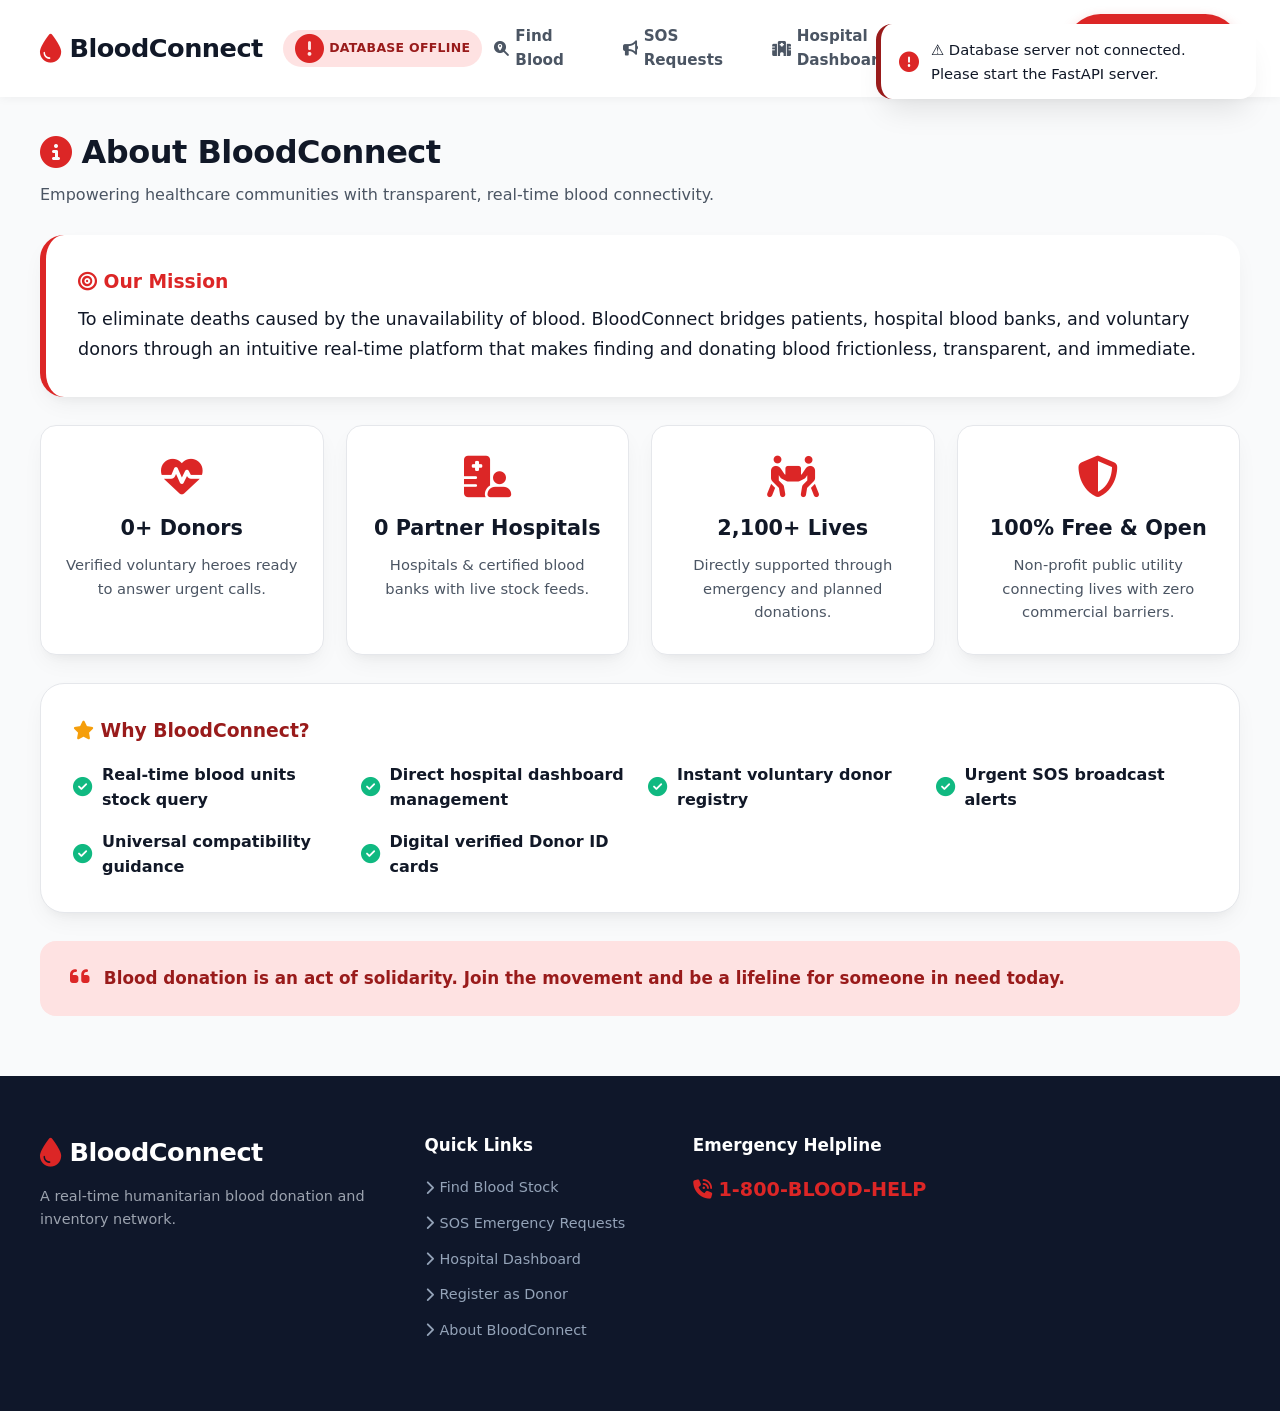
<file: FRONTEND/about.html>
<!DOCTYPE html>
<html lang="en">
<head>
  <meta charset="UTF-8" />
  <meta name="viewport" content="width=device-width, initial-scale=1.0" />
  <title>About | BloodConnect</title>
  <link rel="stylesheet" href="https://cdnjs.cloudflare.com/ajax/libs/font-awesome/6.4.0/css/all.min.css" />
  <link rel="stylesheet" href="style.css">
</head>
<body>

<div id="toastContainer" class="toast-container"></div>

<!-- ========== NAVBAR ========== -->
<nav class="navbar">
  <div class="container">
    <div class="logo" role="button" onclick="window.location.href='index.html'" style="cursor:pointer;">
      <i class="fas fa-droplet"></i> BloodConnect
    </div>
    <div class="hamburger" id="hamburger" aria-label="Toggle Navigation"><i class="fas fa-bars"></i></div>
    <div class="nav-links" id="navLinks">
      <a href="find-blood.html" class="nav-link"><i class="fas fa-search-location"></i> Find Blood</a>
      <a href="sos-requests.html" class="nav-link"><i class="fas fa-bullhorn"></i> SOS Requests</a>
      <a href="hospital-dashboard.html" class="nav-link"><i class="fas fa-hospital"></i> Hospital Dashboard</a>
      <a href="about.html" class="nav-link active"><i class="fas fa-circle-info"></i> About</a>
      <a href="donor-registration.html" class="donate-btn"><i class="fas fa-heart"></i> Register as Donor</a>
    </div>
  </div>
</nav>

<!-- ========== MAIN CONTENT ========== -->
<main class="container main-content">

  <section id="page-about" class="page">
    <div class="page-header">
      <div>
        <h2 class="section-title"><i class="fas fa-circle-info" style="color:var(--primary-red);"></i> About BloodConnect</h2>
        <p class="section-desc">Empowering healthcare communities with transparent, real-time blood connectivity.</p>
      </div>
    </div>
    
    <div class="mission-text">
      <h3 style="color:var(--primary-red);"><i class="fas fa-bullseye"></i> Our Mission</h3>
      <p style="font-size:1.1rem; margin-top:8px; line-height:1.7;">
        To eliminate deaths caused by the unavailability of blood. BloodConnect bridges patients, hospital blood banks, and voluntary donors through an intuitive real-time platform that makes finding and donating blood frictionless, transparent, and immediate.
      </p>
    </div>

    <div class="about-grid">
      <div class="about-card">
        <i class="fas fa-heart-pulse"></i>
        <h4 id="aboutDonorsCount">12,400+ Donors</h4>
        <p>Verified voluntary heroes ready to answer urgent calls.</p>
      </div>
      <div class="about-card">
        <i class="fas fa-hospital-user"></i>
        <h4 id="aboutHospitalsCount">68 Partner Hospitals</h4>
        <p>Hospitals & certified blood banks with live stock feeds.</p>
      </div>
      <div class="about-card">
        <i class="fas fa-people-carry-box"></i>
        <h4>2,100+ Lives</h4>
        <p>Directly supported through emergency and planned donations.</p>
      </div>
      <div class="about-card">
        <i class="fas fa-shield-halved"></i>
        <h4>100% Free & Open</h4>
        <p>Non-profit public utility connecting lives with zero commercial barriers.</p>
      </div>
    </div>

    <div class="about-features-card">
      <h3 style="color:var(--dark-red); margin-bottom:16px;"><i class="fas fa-star" style="color:#F59E0B;"></i> Why BloodConnect?</h3>
      <div class="features-list-grid">
        <div class="feature-item"><i class="fas fa-check-circle"></i> Real-time blood units stock query</div>
        <div class="feature-item"><i class="fas fa-check-circle"></i> Direct hospital dashboard management</div>
        <div class="feature-item"><i class="fas fa-check-circle"></i> Instant voluntary donor registry</div>
        <div class="feature-item"><i class="fas fa-check-circle"></i> Urgent SOS broadcast alerts</div>
        <div class="feature-item"><i class="fas fa-check-circle"></i> Universal compatibility guidance</div>
        <div class="feature-item"><i class="fas fa-check-circle"></i> Digital verified Donor ID cards</div>
      </div>
    </div>

    <div class="quote-card">
      <p><i class="fas fa-quote-left" style="color:var(--primary-red);font-size:1.4rem;margin-right:8px;"></i> Blood donation is an act of solidarity. Join the movement and be a lifeline for someone in need today.</p>
    </div>
  </section>

</main>

<footer class="footer">
  <div class="container footer-grid">
    <div>
      <div class="logo" style="color:white; margin-bottom:12px;">
        <i class="fas fa-droplet" style="color:var(--primary-red);"></i> BloodConnect
      </div>
      <p style="font-size:0.9rem; line-height:1.6; color:#9CA3AF;">
        A real-time humanitarian blood donation and inventory network.
      </p>
    </div>
    <div>
      <h5>Quick Links</h5>
      <ul class="footer-links">
        <li><a href="find-blood.html"><i class="fas fa-chevron-right"></i> Find Blood Stock</a></li>
        <li><a href="sos-requests.html"><i class="fas fa-chevron-right"></i> SOS Emergency Requests</a></li>
        <li><a href="hospital-dashboard.html"><i class="fas fa-chevron-right"></i> Hospital Dashboard</a></li>
        <li><a href="donor-registration.html"><i class="fas fa-chevron-right"></i> Register as Donor</a></li>
        <li><a href="about.html"><i class="fas fa-chevron-right"></i> About BloodConnect</a></li>
      </ul>
    </div>
    <div>
      <h5>Emergency Helpline</h5>
      <div style="font-size:1.2rem; font-weight:700; color:var(--primary-red);">
        <i class="fas fa-phone-volume"></i> 1-800-BLOOD-HELP
      </div>
    </div>
  </div>
</footer>

<script src="script.js"></script>
</body>
</html>
</file>
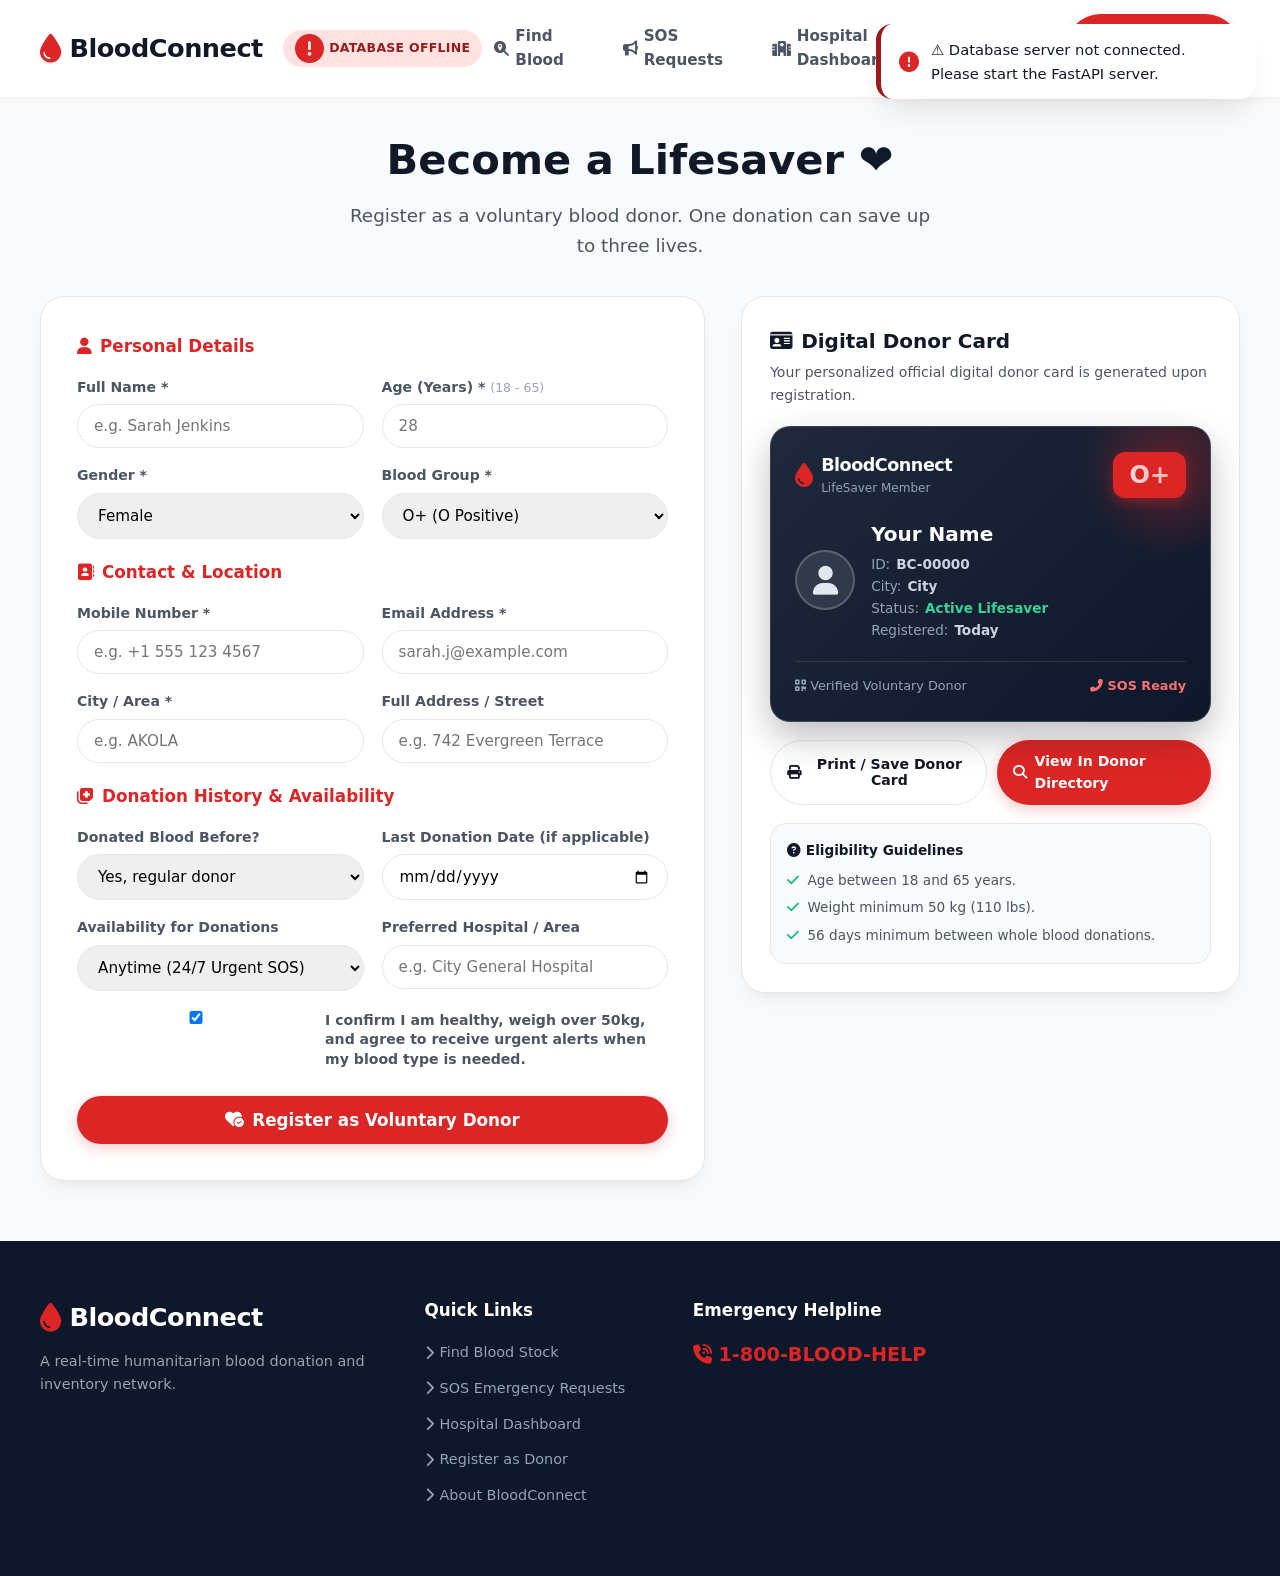
<file: FRONTEND/donor-registration.html>
<!DOCTYPE html>
<html lang="en">
<head>
  <meta charset="UTF-8" />
  <meta name="viewport" content="width=device-width, initial-scale=1.0" />
  <title>Donor Registration | BloodConnect</title>
  <link rel="stylesheet" href="https://cdnjs.cloudflare.com/ajax/libs/font-awesome/6.4.0/css/all.min.css" />
  <link rel="stylesheet" href="style.css">
</head>
<body>

<div id="toastContainer" class="toast-container"></div>

<!-- ========== NAVBAR ========== -->
<nav class="navbar">
  <div class="container">
    <div class="logo" role="button" onclick="window.location.href='index.html'" style="cursor:pointer;">
      <i class="fas fa-droplet"></i> BloodConnect
    </div>
    <div class="hamburger" id="hamburger" aria-label="Toggle Navigation"><i class="fas fa-bars"></i></div>
    <div class="nav-links" id="navLinks">
      <a href="find-blood.html" class="nav-link"><i class="fas fa-search-location"></i> Find Blood</a>
      <a href="sos-requests.html" class="nav-link"><i class="fas fa-bullhorn"></i> SOS Requests</a>
      <a href="hospital-dashboard.html" class="nav-link"><i class="fas fa-hospital"></i> Hospital Dashboard</a>
      <a href="about.html" class="nav-link"><i class="fas fa-circle-info"></i> About</a>
      <a href="donor-registration.html" class="donate-btn active"><i class="fas fa-heart"></i> Register as Donor</a>
    </div>
  </div>
</nav>

<!-- ========== MAIN CONTENT ========== -->
<main class="container main-content">

  <section id="page-donor" class="page">
    <div class="donor-hero-intro">
      <h2>Become a Lifesaver ❤️</h2>
      <p>Register as a voluntary blood donor. One donation can save up to three lives.</p>
    </div>

    <div class="donor-layout">
      <!-- Registration Form -->
      <div class="donor-form-wrapper">
        <form class="donor-form" id="donorRegistrationForm">
          <div class="form-section-title"><i class="fas fa-user"></i> Personal Details</div>
          <div class="form-row">
            <div>
              <label for="dFullName">Full Name *</label>
              <input type="text" placeholder="e.g. Sarah Jenkins" id="dFullName" required>
            </div>
            <div>
              <label for="dAge">Age (Years) * <span class="input-hint">(18 - 65)</span></label>
              <input type="number" placeholder="28" id="dAge" min="18" max="65" required>
            </div>
          </div>
          <div class="form-row">
            <div>
              <label for="dGender">Gender *</label>
              <select id="dGender">
                <option value="Female">Female</option>
                <option value="Male">Male</option>
                <option value="Non-Binary/Other">Non-Binary / Other</option>
              </select>
            </div>
            <div>
              <label for="dBloodGroup">Blood Group *</label>
              <select id="dBloodGroup" required>
                <option value="O+">O+ (O Positive)</option>
                <option value="O-">O- (O Negative)</option>
                <option value="A+">A+ (A Positive)</option>
                <option value="A-">A- (A Negative)</option>
                <option value="B+">B+ (B Positive)</option>
                <option value="B-">B- (B Negative)</option>
                <option value="AB+">AB+ (AB Positive)</option>
                <option value="AB-">AB- (AB Negative)</option>
              </select>
            </div>
          </div>

          <div class="form-section-title" style="margin-top:20px;"><i class="fas fa-address-book"></i> Contact & Location</div>
          <div class="form-row">
            <div>
              <label for="dMobile">Mobile Number *</label>
              <input type="tel" placeholder="e.g. +1 555 123 4567" id="dMobile" required>
            </div>
            <div>
              <label for="dEmail">Email Address *</label>
              <input type="email" placeholder="sarah.j@example.com" id="dEmail" required>
            </div>
          </div>
          <div class="form-row">
            <div>
              <label for="dCity">City / Area *</label>
              <input type="text" placeholder="e.g. AKOLA" id="dCity" required>
            </div>
            <div>
              <label for="dAddress">Full Address / Street</label>
              <input type="text" placeholder="e.g. 742 Evergreen Terrace" id="dAddress">
            </div>
          </div>

          <div class="form-section-title" style="margin-top:20px;"><i class="fas fa-notes-medical"></i> Donation History & Availability</div>
          <div class="form-row">
            <div>
              <label for="dDonatedBefore">Donated Blood Before?</label>
              <select id="dDonatedBefore">
                <option value="Yes">Yes, regular donor</option>
                <option value="No">No, first time donor</option>
              </select>
            </div>
            <div>
              <label for="dLastDonation">Last Donation Date (if applicable)</label>
              <input type="date" id="dLastDonation">
            </div>
          </div>
          <div class="form-row">
            <div>
              <label for="dAvailability">Availability for Donations</label>
              <select id="dAvailability">
                <option value="Anytime (24/7 SOS)">Anytime (24/7 Urgent SOS)</option>
                <option value="Weekends only">Weekends Only</option>
                <option value="Evenings & Weekends">Evenings & Weekends</option>
                <option value="Working Hours Only">Working Hours Only</option>
              </select>
            </div>
            <div>
              <label for="dPreferredHospital">Preferred Hospital / Area</label>
              <input type="text" placeholder="e.g. City General Hospital" id="dPreferredHospital">
            </div>
          </div>

          <div class="checkbox-group full-width">
            <input type="checkbox" id="dAgree" checked required>
            <label for="dAgree">I confirm I am healthy, weigh over 50kg, and agree to receive urgent alerts when my blood type is needed.</label>
          </div>

          <button type="submit" class="btn-primary btn-submit-donor" id="registerDonorBtn"><i class="fas fa-heart-circle-check"></i> Register as Voluntary Donor</button>
        </form>
      </div>

      <!-- Live Donor ID Card Preview & Success Section -->
      <div class="donor-card-side">
        <div id="donorCardContainer" class="donor-card-wrapper">
          <div class="card-preview-header">
            <h3><i class="fas fa-id-card"></i> Digital Donor Card</h3>
            <p>Your personalized official digital donor card is generated upon registration.</p>
          </div>

          <!-- Digital Card Box -->
          <div class="donor-id-card" id="digitalDonorCard">
            <div class="id-card-top">
              <div class="id-brand">
                <i class="fas fa-droplet"></i>
                <div>
                  <strong>BloodConnect</strong>
                  <span>LifeSaver Member</span>
                </div>
              </div>
              <div class="id-blood-badge" id="cardBloodGroup">O+</div>
            </div>
            <div class="id-card-body">
              <div class="id-avatar"><i class="fas fa-user"></i></div>
              <div class="id-details">
                <h4 id="cardName">Your Name</h4>
                <div class="id-row"><span class="lbl">ID:</span> <span class="val" id="cardId">BC-00000</span></div>
                <div class="id-row"><span class="lbl">City:</span> <span class="val" id="cardCity">City</span></div>
                <div class="id-row"><span class="lbl">Status:</span> <span class="val text-success">Active Lifesaver</span></div>
                <div class="id-row"><span class="lbl">Registered:</span> <span class="val" id="cardDate">Today</span></div>
              </div>
            </div>
            <div class="id-card-bottom">
              <div class="id-barcode"><i class="fas fa-qrcode"></i> Verified Voluntary Donor</div>
              <span class="emergency-flag"><i class="fas fa-phone-alt"></i> SOS Ready</span>
            </div>
          </div>

          <div class="card-actions">
            <button class="btn-outline btn-sm" id="printCardBtn"><i class="fas fa-print"></i> Print / Save Donor Card</button>
            <a href="find-blood.html" class="btn-primary btn-sm"><i class="fas fa-search"></i> View In Donor Directory</a>
          </div>

          <div class="donor-faq-box">
            <h4><i class="fas fa-circle-question"></i> Eligibility Guidelines</h4>
            <ul>
              <li><i class="fas fa-check"></i> Age between 18 and 65 years.</li>
              <li><i class="fas fa-check"></i> Weight minimum 50 kg (110 lbs).</li>
              <li><i class="fas fa-check"></i> 56 days minimum between whole blood donations.</li>
            </ul>
          </div>
        </div>
      </div>
    </div>
  </section>

</main>

<footer class="footer">
  <div class="container footer-grid">
    <div>
      <div class="logo" style="color:white; margin-bottom:12px;">
        <i class="fas fa-droplet" style="color:var(--primary-red);"></i> BloodConnect
      </div>
      <p style="font-size:0.9rem; line-height:1.6; color:#9CA3AF;">
        A real-time humanitarian blood donation and inventory network.
      </p>
    </div>
    <div>
      <h5>Quick Links</h5>
      <ul class="footer-links">
        <li><a href="find-blood.html"><i class="fas fa-chevron-right"></i> Find Blood Stock</a></li>
        <li><a href="sos-requests.html"><i class="fas fa-chevron-right"></i> SOS Emergency Requests</a></li>
        <li><a href="hospital-dashboard.html"><i class="fas fa-chevron-right"></i> Hospital Dashboard</a></li>
        <li><a href="donor-registration.html"><i class="fas fa-chevron-right"></i> Register as Donor</a></li>
        <li><a href="about.html"><i class="fas fa-chevron-right"></i> About BloodConnect</a></li>
      </ul>
    </div>
    <div>
      <h5>Emergency Helpline</h5>
      <div style="font-size:1.2rem; font-weight:700; color:var(--primary-red);">
        <i class="fas fa-phone-volume"></i> 1-800-BLOOD-HELP
      </div>
    </div>
  </div>
</footer>

<script src="script.js"></script>
</body>
</html>
</file>
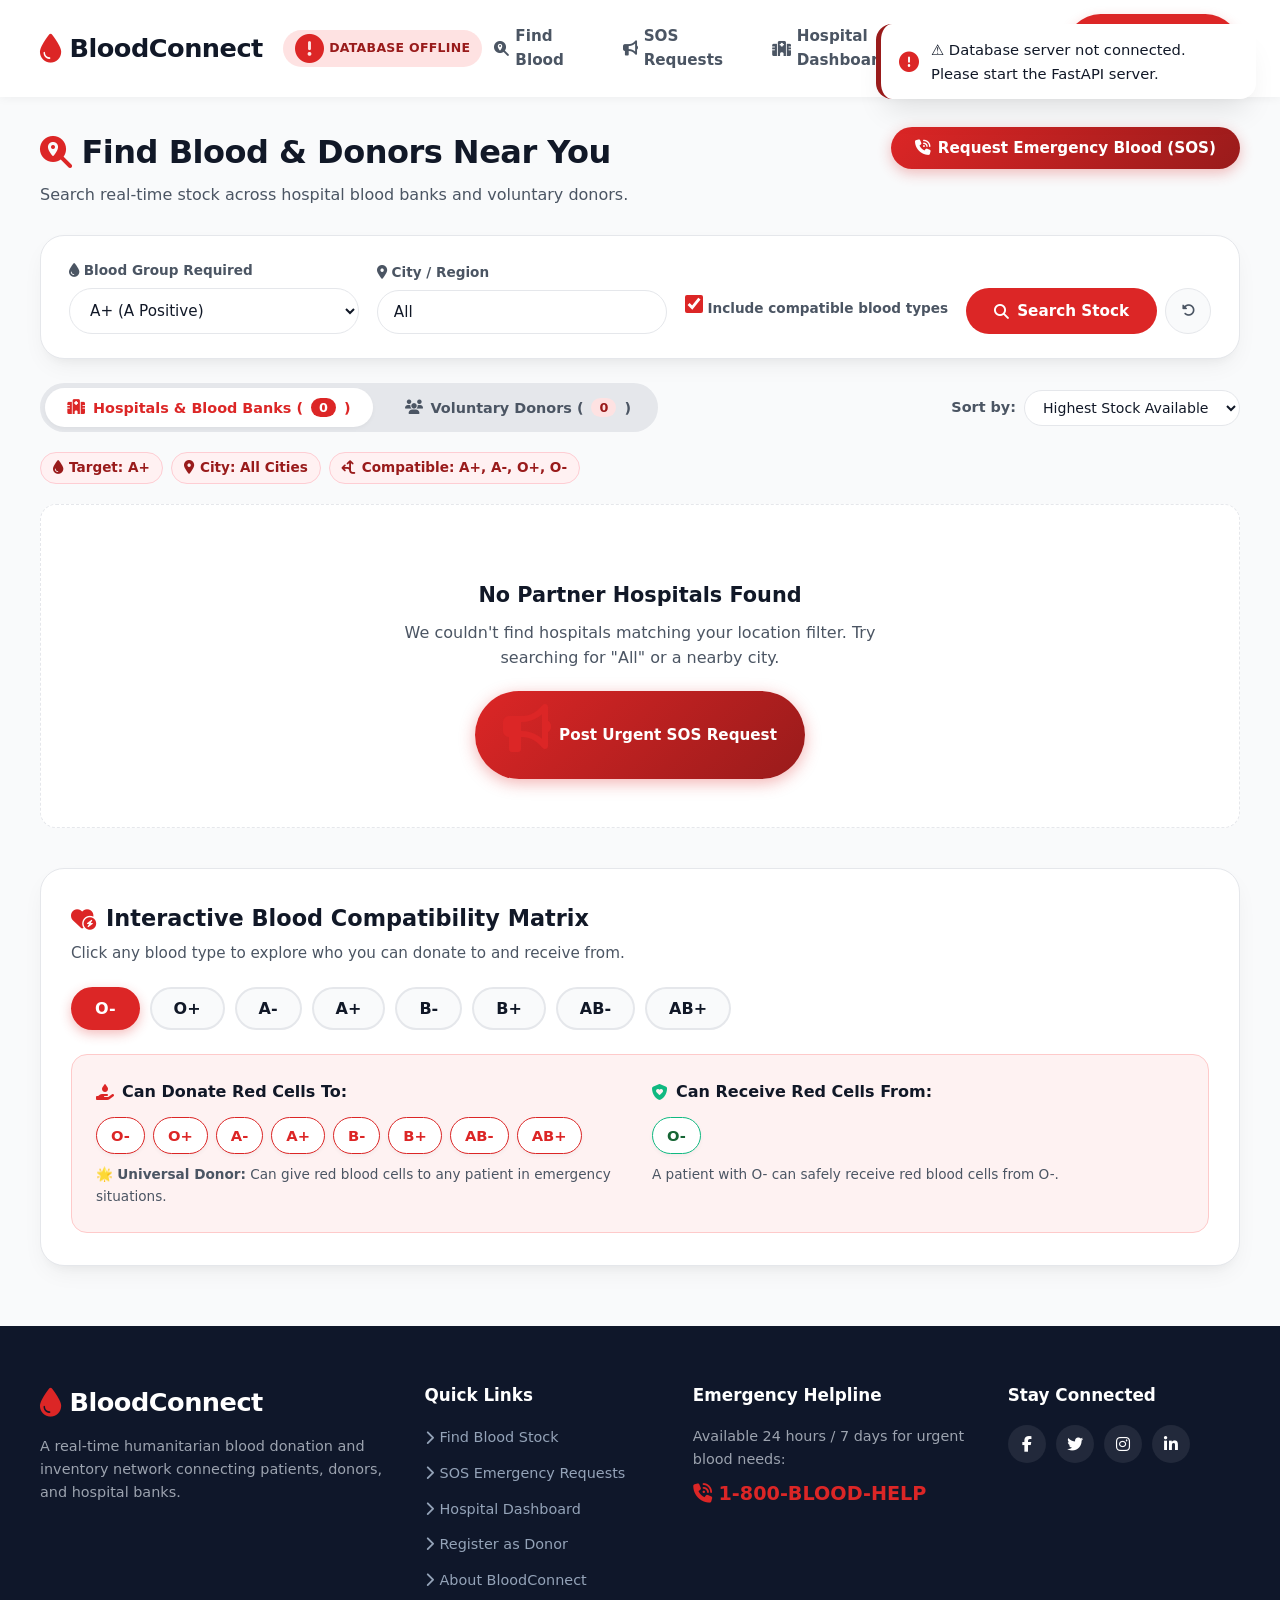
<file: FRONTEND/find-blood.html>
<!DOCTYPE html>
<html lang="en">
<head>
  <meta charset="UTF-8" />
  <meta name="viewport" content="width=device-width, initial-scale=1.0" />
  <title>Find Blood | BloodConnect</title>
  <link rel="stylesheet" href="https://cdnjs.cloudflare.com/ajax/libs/font-awesome/6.4.0/css/all.min.css" />
  <link rel="stylesheet" href="style.css">
</head>
<body>

<div id="toastContainer" class="toast-container"></div>

<!-- ========== NAVBAR ========== -->
<nav class="navbar">
  <div class="container">
    <div class="logo" role="button" onclick="window.location.href='index.html'" style="cursor:pointer;">
      <i class="fas fa-droplet"></i> BloodConnect
    </div>
    <div class="hamburger" id="hamburger" aria-label="Toggle Navigation"><i class="fas fa-bars"></i></div>
    <div class="nav-links" id="navLinks">
      <a href="find-blood.html" class="nav-link active"><i class="fas fa-search-location"></i> Find Blood</a>
      <a href="sos-requests.html" class="nav-link"><i class="fas fa-bullhorn"></i> SOS Requests</a>
      <a href="hospital-dashboard.html" class="nav-link"><i class="fas fa-hospital"></i> Hospital Dashboard</a>
      <a href="about.html" class="nav-link"><i class="fas fa-circle-info"></i> About</a>
      <a href="donor-registration.html" class="donate-btn"><i class="fas fa-heart"></i> Register as Donor</a>
    </div>
  </div>
</nav>

<!-- ========== MAIN CONTENT ========== -->
<main class="container main-content">

  <section id="page-find" class="page">
    <div class="page-header">
      <div>
        <h2 class="section-title"><i class="fas fa-search-location" style="color:var(--primary-red);"></i> Find Blood & Donors Near You</h2>
        <p class="section-desc">Search real-time stock across hospital blood banks and voluntary donors.</p>
      </div>
      <button class="emergency-btn" id="openEmergencyModalBtn"><i class="fas fa-phone-volume"></i> Request Emergency Blood (SOS)</button>
    </div>

    <!-- Search Card -->
    <div class="search-box">
      <div class="field">
        <label for="bloodGroup"><i class="fas fa-droplet"></i> Blood Group Required</label>
        <select id="bloodGroup">
          <option value="A+">A+ (A Positive)</option>
          <option value="A-">A- (A Negative)</option>
          <option value="B+">B+ (B Positive)</option>
          <option value="B-">B- (B Negative)</option>
          <option value="AB+">AB+ (AB Positive)</option>
          <option value="AB-">AB- (AB Negative)</option>
          <option value="O+">O+ (O Positive)</option>
          <option value="O-">O- (O Negative)</option>
        </select>
      </div>
      <div class="field">
        <label for="cityInput"><i class="fas fa-location-dot"></i> City / Region</label>
        <input type="text" id="cityInput" placeholder="e.g. AKOLA" value="All">
      </div>
      <div class="field compatibility-checkbox">
        <label class="checkbox-label" title="Show blood groups that are medically safe to receive">
          <input type="checkbox" id="includeCompatibleCheck" checked>
          <span>Include compatible blood types</span>
        </label>
      </div>
      <div class="search-btn-wrapper">
        <button class="btn-search" id="searchBtn"><i class="fas fa-magnifying-glass"></i> Search Stock</button>
        <button class="btn-reset-filter" id="resetSearchBtn" title="Reset Filters"><i class="fas fa-rotate-left"></i></button>
      </div>
    </div>

    <!-- View Toggle Tabs -->
    <div class="tab-control-bar">
      <div class="view-tabs">
        <button class="tab-btn active" id="tabHospitalsBtn"><i class="fas fa-hospital"></i> Hospitals & Blood Banks (<span id="hospitalCountBadge">0</span>)</button>
        <button class="tab-btn" id="tabDonorsBtn"><i class="fas fa-users"></i> Voluntary Donors (<span id="donorCountBadge">0</span>)</button>
      </div>
      <div class="sort-wrapper">
        <label for="sortResults">Sort by:</label>
        <select id="sortResults">
          <option value="stock-desc">Highest Stock Available</option>
          <option value="name-asc">Alphabetical (A-Z)</option>
          <option value="city-asc">City (A-Z)</option>
        </select>
      </div>
    </div>

    <!-- Active Filter Chips -->
    <div id="activeFilterDisplay" class="active-filters"></div>

    <!-- Results Container -->
    <div id="resultsContainer" class="results-grid">
      <!-- dynamically populated -->
    </div>

    <!-- Interactive Blood Compatibility Tool -->
    <div class="compatibility-widget-section">
      <div class="widget-header">
        <div>
          <h3><i class="fas fa-heart-circle-bolt" style="color:var(--primary-red);"></i> Interactive Blood Compatibility Matrix</h3>
          <p>Click any blood type to explore who you can donate to and receive from.</p>
        </div>
      </div>
      <div class="compat-selector" id="compatSelector">
        <button class="compat-pill active" data-group="O-">O-</button>
        <button class="compat-pill" data-group="O+">O+</button>
        <button class="compat-pill" data-group="A-">A-</button>
        <button class="compat-pill" data-group="A+">A+</button>
        <button class="compat-pill" data-group="B-">B-</button>
        <button class="compat-pill" data-group="B+">B+</button>
        <button class="compat-pill" data-group="AB-">AB-</button>
        <button class="compat-pill" data-group="AB+">AB+</button>
      </div>
      <div class="compat-details-card" id="compatDetailsCard">
        <!-- Rendered by script -->
      </div>
    </div>
  </section>

</main>

<!-- ========== MODALS ========== -->

<!-- Emergency SOS Modal -->
<div id="emergencyModal" class="modal-backdrop hidden">
  <div class="modal-card">
    <div class="modal-header">
      <h3><i class="fas fa-triangle-exclamation" style="color:var(--primary-red);"></i> Post Emergency Blood Request (SOS)</h3>
      <button class="modal-close-btn" id="closeEmergencyModalBtn">&times;</button>
    </div>
    <div class="modal-body">
      <p class="modal-intro-text">This will broadcast an urgent alert to registered donors and participating hospitals.</p>
      <form id="emergencyRequestForm">
        <div class="form-row">
          <div>
            <label for="sosPatientName">Patient Full Name *</label>
            <input type="text" id="sosPatientName" placeholder="e.g. Michael Smith" required>
          </div>
          <div>
            <label for="sosBloodGroup">Blood Group Required *</label>
            <select id="sosBloodGroup" required>
              <option value="A+">A+</option>
              <option value="A-">A-</option>
              <option value="B+">B+</option>
              <option value="B-">B-</option>
              <option value="AB+">AB+</option>
              <option value="AB-">AB-</option>
              <option value="O+">O+</option>
              <option value="O-">O-</option>
            </select>
          </div>
        </div>
        <div class="form-row">
          <div>
            <label for="sosUnits">Units Needed *</label>
            <input type="number" id="sosUnits" value="2" min="1" max="10" required>
          </div>
          <div>
            <label for="sosUrgency">Urgency Level *</label>
            <select id="sosUrgency" required>
              <option value="Critical (Immediate)">🚨 Critical (Immediate - next 2 hours)</option>
              <option value="Urgent (Today)">⚡ Urgent (Within 6-12 hours)</option>
              <option value="Standard (Within 24h)">⏳ Needed within 24 hours</option>
            </select>
          </div>
        </div>
        <div class="form-row">
          <div>
            <label for="sosHospital">Hospital / Facility Name *</label>
            <input type="text" id="sosHospital" placeholder="e.g. AKOLA General Hospital" required>
          </div>
          <div>
            <label for="sosCity">City / Location *</label>
            <input type="text" id="sosCity" placeholder="e.g. AKOLA" required>
          </div>
        </div>
        <div class="form-row">
          <div>
            <label for="sosContactName">Contact Person Name *</label>
            <input type="text" id="sosContactName" placeholder="e.g. Dr. Adams / Family Member" required>
          </div>
          <div>
            <label for="sosContactPhone">Contact Mobile / Phone *</label>
            <input type="tel" id="sosContactPhone" placeholder="e.g. +1 555 987 6543" required>
          </div>
        </div>
        <div>
          <label for="sosNotes">Reason / Medical Notes (Optional)</label>
          <textarea id="sosNotes" rows="2" placeholder="e.g. Emergency surgery, trauma ward, room 402"></textarea>
        </div>
        <div class="modal-footer">
          <button type="button" class="btn-outline" id="cancelSosBtn">Cancel</button>
          <button type="submit" class="btn-emergency"><i class="fas fa-bullhorn"></i> Broadcast SOS Alert</button>
        </div>
      </form>
    </div>
  </div>
</div>

<!-- Booking Modal -->
<div id="bookingModal" class="modal-backdrop hidden">
  <div class="modal-card">
    <div class="modal-header">
      <h3><i class="fas fa-file-medical" style="color:var(--primary-red);"></i> Reserve Blood Units from Hospital</h3>
      <button class="modal-close-btn" id="closeBookingModalBtn">&times;</button>
    </div>
    <div class="modal-body">
      <div class="booking-summary-box" id="bookingSummaryBox"></div>
      <form id="bloodBookingForm">
        <input type="hidden" id="bookHospitalId">
        <input type="hidden" id="bookBloodGroup">
        <div class="form-row">
          <div>
            <label for="bookPatientName">Patient Full Name *</label>
            <input type="text" id="bookPatientName" placeholder="e.g. David Miller" required>
          </div>
          <div>
            <label for="bookUnits">Units Required *</label>
            <input type="number" id="bookUnits" value="1" min="1" max="5" required>
          </div>
        </div>
        <div class="form-row">
          <div>
            <label for="bookDoctorName">Doctor / Department</label>
            <input type="text" id="bookDoctorName" placeholder="e.g. Dr. Watson / ICU">
          </div>
          <div>
            <label for="bookContact">Contact Phone *</label>
            <input type="tel" id="bookContact" placeholder="e.g. +1 555 333 4444" required>
          </div>
        </div>
        <div>
          <label for="bookNotes">Hospital File / Case Number or Notes</label>
          <input type="text" id="bookNotes" placeholder="e.g. Case #NY-9482">
        </div>
        <div class="modal-footer">
          <button type="button" class="btn-outline" id="cancelBookingBtn">Cancel</button>
          <button type="submit" class="btn-primary"><i class="fas fa-check-circle"></i> Confirm Booking Request</button>
        </div>
      </form>
    </div>
  </div>
</div>

<!-- Contact Donor Modal -->
<div id="contactDonorModal" class="modal-backdrop hidden">
  <div class="modal-card">
    <div class="modal-header">
      <h3><i class="fas fa-comments" style="color:var(--primary-red);"></i> Contact Voluntary Donor</h3>
      <button class="modal-close-btn" id="closeContactDonorBtn">&times;</button>
    </div>
    <div class="modal-body" id="contactDonorModalBody"></div>
  </div>
</div>

<footer class="footer">
  <div class="container footer-grid">
    <div>
      <div class="logo" style="color:white; margin-bottom:12px;">
        <i class="fas fa-droplet" style="color:var(--primary-red);"></i> BloodConnect
      </div>
      <p style="font-size:0.9rem; line-height:1.6; color:#9CA3AF;">
        A real-time humanitarian blood donation and inventory network connecting patients, donors, and hospital banks.
      </p>
    </div>
    <div>
      <h5>Quick Links</h5>
      <ul class="footer-links">
        <li><a href="find-blood.html"><i class="fas fa-chevron-right"></i> Find Blood Stock</a></li>
        <li><a href="sos-requests.html"><i class="fas fa-chevron-right"></i> SOS Emergency Requests</a></li>
        <li><a href="hospital-dashboard.html"><i class="fas fa-chevron-right"></i> Hospital Dashboard</a></li>
        <li><a href="donor-registration.html"><i class="fas fa-chevron-right"></i> Register as Donor</a></li>
        <li><a href="about.html"><i class="fas fa-chevron-right"></i> About BloodConnect</a></li>
      </ul>
    </div>
    <div>
      <h5>Emergency Helpline</h5>
      <p style="font-size:0.9rem; color:#9CA3AF; margin-bottom:8px;">Available 24 hours / 7 days for urgent blood needs:</p>
      <div style="font-size:1.2rem; font-weight:700; color:var(--primary-red);">
        <i class="fas fa-phone-volume"></i> 1-800-BLOOD-HELP
      </div>
    </div>
    <div>
      <h5>Stay Connected</h5>
      <div class="social-links">
        <a href="#" onclick="event.preventDefault()"><i class="fab fa-facebook-f"></i></a>
        <a href="#" onclick="event.preventDefault()"><i class="fab fa-twitter"></i></a>
        <a href="#" onclick="event.preventDefault()"><i class="fab fa-instagram"></i></a>
        <a href="#" onclick="event.preventDefault()"><i class="fab fa-linkedin-in"></i></a>
      </div>
    </div>
  </div>
</footer>

<script src="script.js"></script>
</body>
</html>
</file>
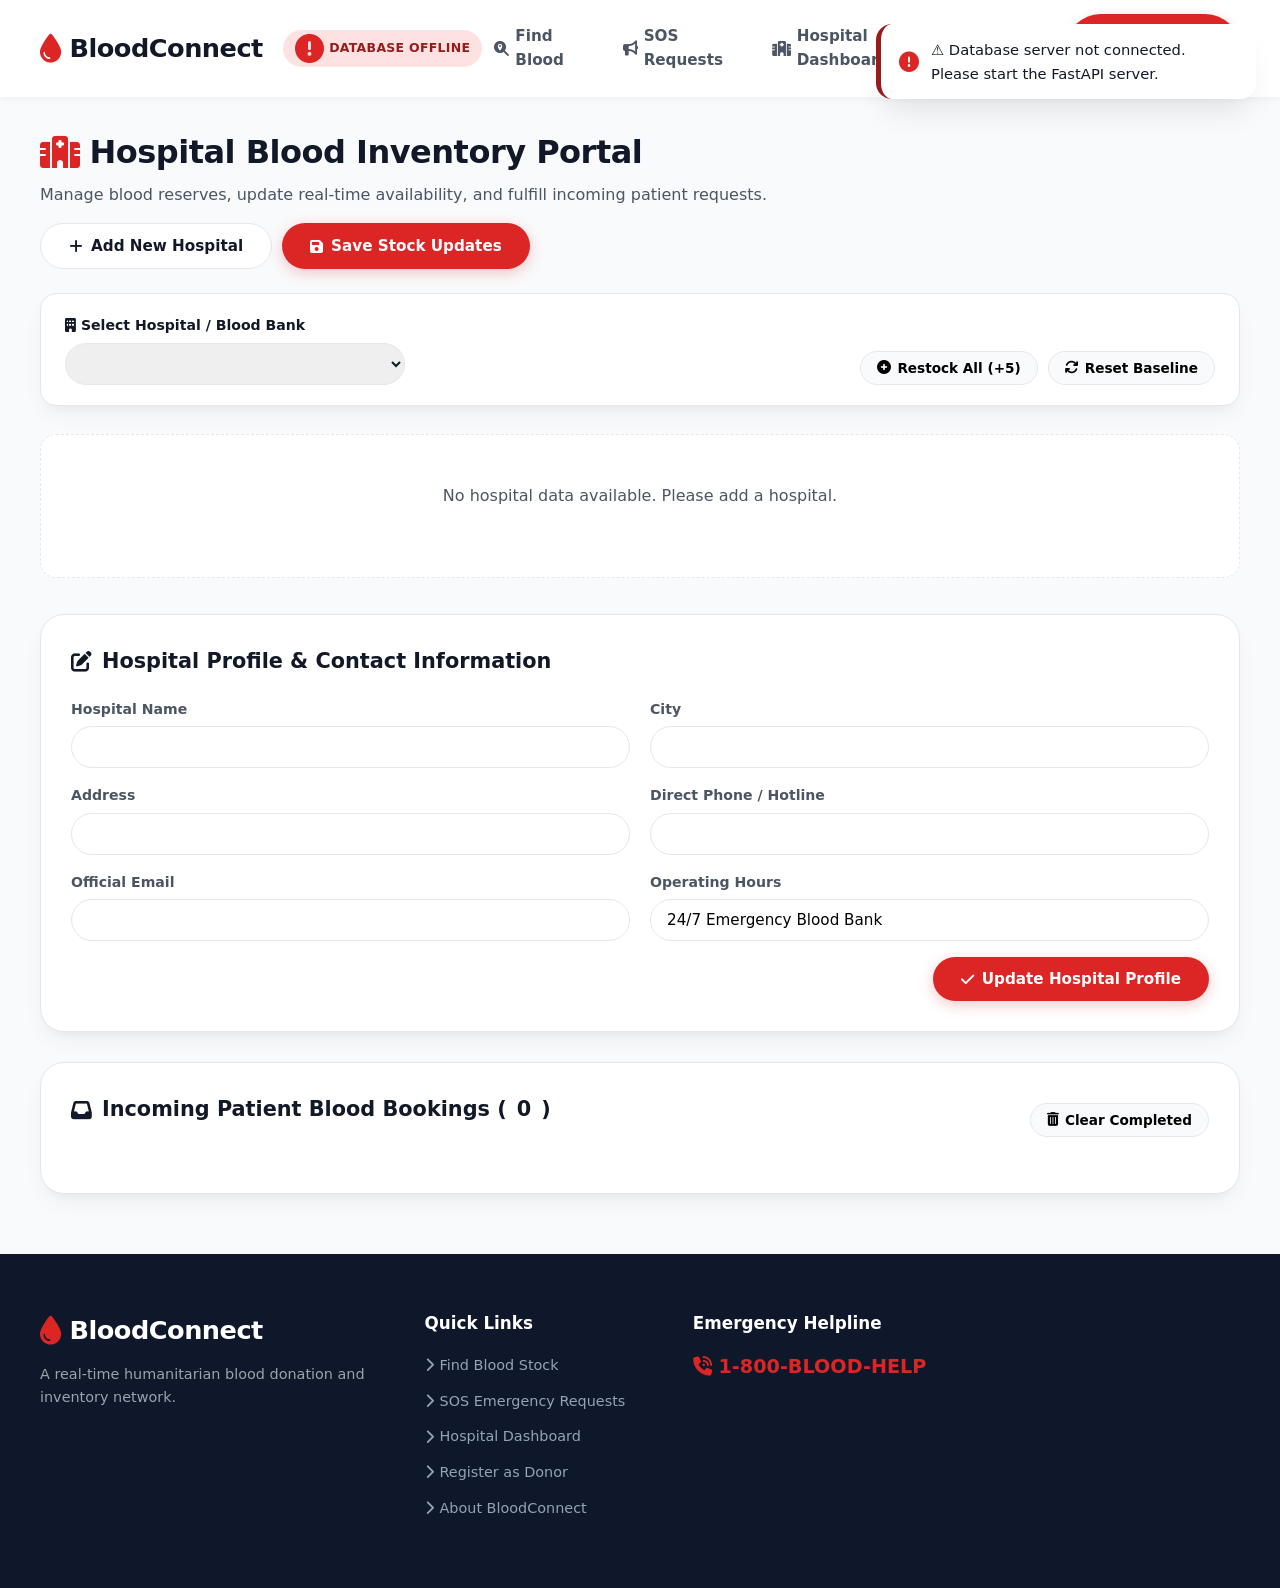
<file: FRONTEND/hospital-dashboard.html>
<!DOCTYPE html>
<html lang="en">
<head>
  <meta charset="UTF-8" />
  <meta name="viewport" content="width=device-width, initial-scale=1.0" />
  <title>Hospital Dashboard | BloodConnect</title>
  <link rel="stylesheet" href="https://cdnjs.cloudflare.com/ajax/libs/font-awesome/6.4.0/css/all.min.css" />
  <link rel="stylesheet" href="style.css">
</head>
<body>

<div id="toastContainer" class="toast-container"></div>

<!-- ========== NAVBAR ========== -->
<nav class="navbar">
  <div class="container">
    <div class="logo" role="button" onclick="window.location.href='index.html'" style="cursor:pointer;">
      <i class="fas fa-droplet"></i> BloodConnect
    </div>
    <div class="hamburger" id="hamburger" aria-label="Toggle Navigation"><i class="fas fa-bars"></i></div>
    <div class="nav-links" id="navLinks">
      <a href="find-blood.html" class="nav-link"><i class="fas fa-search-location"></i> Find Blood</a>
      <a href="sos-requests.html" class="nav-link"><i class="fas fa-bullhorn"></i> SOS Requests</a>
      <a href="hospital-dashboard.html" class="nav-link active"><i class="fas fa-hospital"></i> Hospital Dashboard</a>
      <a href="about.html" class="nav-link"><i class="fas fa-circle-info"></i> About</a>
      <a href="donor-registration.html" class="donate-btn"><i class="fas fa-heart"></i> Register as Donor</a>
    </div>
  </div>
</nav>

<!-- ========== MAIN CONTENT ========== -->
<main class="container main-content">

  <section id="page-dashboard" class="page">
    <div class="dashboard-header">
      <div>
        <h2 class="section-title"><i class="fas fa-hospital" style="color:var(--primary-red);"></i> Hospital Blood Inventory Portal</h2>
        <p class="section-desc">Manage blood reserves, update real-time availability, and fulfill incoming patient requests.</p>
      </div>
      <div class="dashboard-actions">
        <button class="btn-outline" id="addNewHospitalBtn"><i class="fas fa-plus"></i> Add New Hospital</button>
        <button class="btn-primary" id="saveInventoryBtn"><i class="fas fa-floppy-disk"></i> Save Stock Updates</button>
      </div>
    </div>

    <!-- Hospital Selection Banner -->
    <div class="hospital-selector-bar">
      <div class="field" style="max-width:340px;flex:1;">
        <label for="hospitalSelect"><i class="fas fa-building"></i> Select Hospital / Blood Bank</label>
        <select id="hospitalSelect">
          <!-- Populated from storage -->
        </select>
      </div>
      <div class="quick-stock-actions">
        <button class="btn-sm-action" id="restockAllBtn" title="Add 5 units to all blood groups"><i class="fas fa-plus-circle"></i> Restock All (+5)</button>
        <button class="btn-sm-action" id="resetToDefaultBtn" title="Reset this hospital stock to baseline"><i class="fas fa-arrows-rotate"></i> Reset Baseline</button>
      </div>
    </div>

    <!-- Live Inventory Cards Grid -->
    <div class="card-grid" id="inventoryGrid">
      <!-- dynamically populated -->
    </div>

    <!-- Hospital Details Editor -->
    <div class="dashboard-sub-section">
      <h3><i class="fas fa-pen-to-square"></i> Hospital Profile & Contact Information</h3>
      <form id="hospitalInfoForm" class="hospital-info-form">
        <div class="form-row">
          <div>
            <label for="hospName">Hospital Name</label>
            <input type="text" id="hospName" required>
          </div>
          <div>
            <label for="hospCity">City</label>
            <input type="text" id="hospCity" required>
          </div>
        </div>
        <div class="form-row">
          <div>
            <label for="hospAddress">Address</label>
            <input type="text" id="hospAddress" required>
          </div>
          <div>
            <label for="hospContact">Direct Phone / Hotline</label>
            <input type="text" id="hospContact" required>
          </div>
        </div>
        <div class="form-row">
          <div>
            <label for="hospEmail">Official Email</label>
            <input type="email" id="hospEmail" required>
          </div>
          <div>
            <label for="hospHours">Operating Hours</label>
            <input type="text" id="hospHours" value="24/7 Emergency Blood Bank">
          </div>
        </div>
        <div style="display:flex;justify-content:flex-end;margin-top:14px;">
          <button type="submit" class="btn-primary"><i class="fas fa-check"></i> Update Hospital Profile</button>
        </div>
      </form>
    </div>

    <!-- Hospital Incoming Patient Requests Queue -->
    <div class="dashboard-sub-section">
      <div style="display:flex;justify-content:space-between;align-items:center;margin-bottom:16px;">
        <h3><i class="fas fa-inbox"></i> Incoming Patient Blood Bookings (<span id="incomingRequestsCount">0</span>)</h3>
        <button class="btn-sm-action" id="clearFulfilledRequestsBtn"><i class="fas fa-trash-can"></i> Clear Completed</button>
      </div>
      <div id="hospitalRequestsQueue" class="requests-queue-container">
        <!-- populated dynamically -->
      </div>
    </div>
  </section>

</main>

<!-- ========== MODALS ========== -->

<!-- Add Hospital Modal -->
<div id="addHospitalModal" class="modal-backdrop hidden">
  <div class="modal-card">
    <div class="modal-header">
      <h3><i class="fas fa-square-plus" style="color:var(--primary-red);"></i> Register Partner Hospital / Blood Bank</h3>
      <button class="modal-close-btn" id="closeAddHospitalBtn">&times;</button>
    </div>
    <div class="modal-body">
      <form id="addHospitalForm">
        <div class="form-row">
          <div>
            <label for="newHospName">Hospital Name *</label>
            <input type="text" id="newHospName" placeholder="e.g. St. Jude Memorial Hospital" required>
          </div>
          <div>
            <label for="newHospCity">City *</label>
            <input type="text" id="newHospCity" placeholder="e.g. Chicago" required>
          </div>
        </div>
        <div class="form-row">
          <div>
            <label for="newHospAddress">Address *</label>
            <input type="text" id="newHospAddress" placeholder="e.g. 500 Medical Center Blvd" required>
          </div>
          <div>
            <label for="newHospContact">Phone / Emergency Contact *</label>
            <input type="tel" id="newHospContact" placeholder="e.g. +1 312 555 0888" required>
          </div>
        </div>
        <div class="form-row">
          <div>
            <label for="newHospEmail">Email *</label>
            <input type="email" id="newHospEmail" placeholder="bloodbank@stjude.org" required>
          </div>
          <div>
            <label for="newHospInitialStock">Default Initial Stock per Group</label>
            <input type="number" id="newHospInitialStock" value="5" min="0" max="25">
          </div>
        </div>
        <div class="modal-footer">
          <button type="button" class="btn-outline" id="cancelAddHospBtn">Cancel</button>
          <button type="submit" class="btn-primary"><i class="fas fa-plus"></i> Register Hospital</button>
        </div>
      </form>
    </div>
  </div>
</div>

<footer class="footer">
  <div class="container footer-grid">
    <div>
      <div class="logo" style="color:white; margin-bottom:12px;">
        <i class="fas fa-droplet" style="color:var(--primary-red);"></i> BloodConnect
      </div>
      <p style="font-size:0.9rem; line-height:1.6; color:#9CA3AF;">
        A real-time humanitarian blood donation and inventory network.
      </p>
    </div>
    <div>
      <h5>Quick Links</h5>
      <ul class="footer-links">
        <li><a href="find-blood.html"><i class="fas fa-chevron-right"></i> Find Blood Stock</a></li>
        <li><a href="sos-requests.html"><i class="fas fa-chevron-right"></i> SOS Emergency Requests</a></li>
        <li><a href="hospital-dashboard.html"><i class="fas fa-chevron-right"></i> Hospital Dashboard</a></li>
        <li><a href="donor-registration.html"><i class="fas fa-chevron-right"></i> Register as Donor</a></li>
        <li><a href="about.html"><i class="fas fa-chevron-right"></i> About BloodConnect</a></li>
      </ul>
    </div>
    <div>
      <h5>Emergency Helpline</h5>
      <div style="font-size:1.2rem; font-weight:700; color:var(--primary-red);">
        <i class="fas fa-phone-volume"></i> 1-800-BLOOD-HELP
      </div>
    </div>
  </div>
</footer>

<script src="script.js"></script>
</body>
</html>
</file>
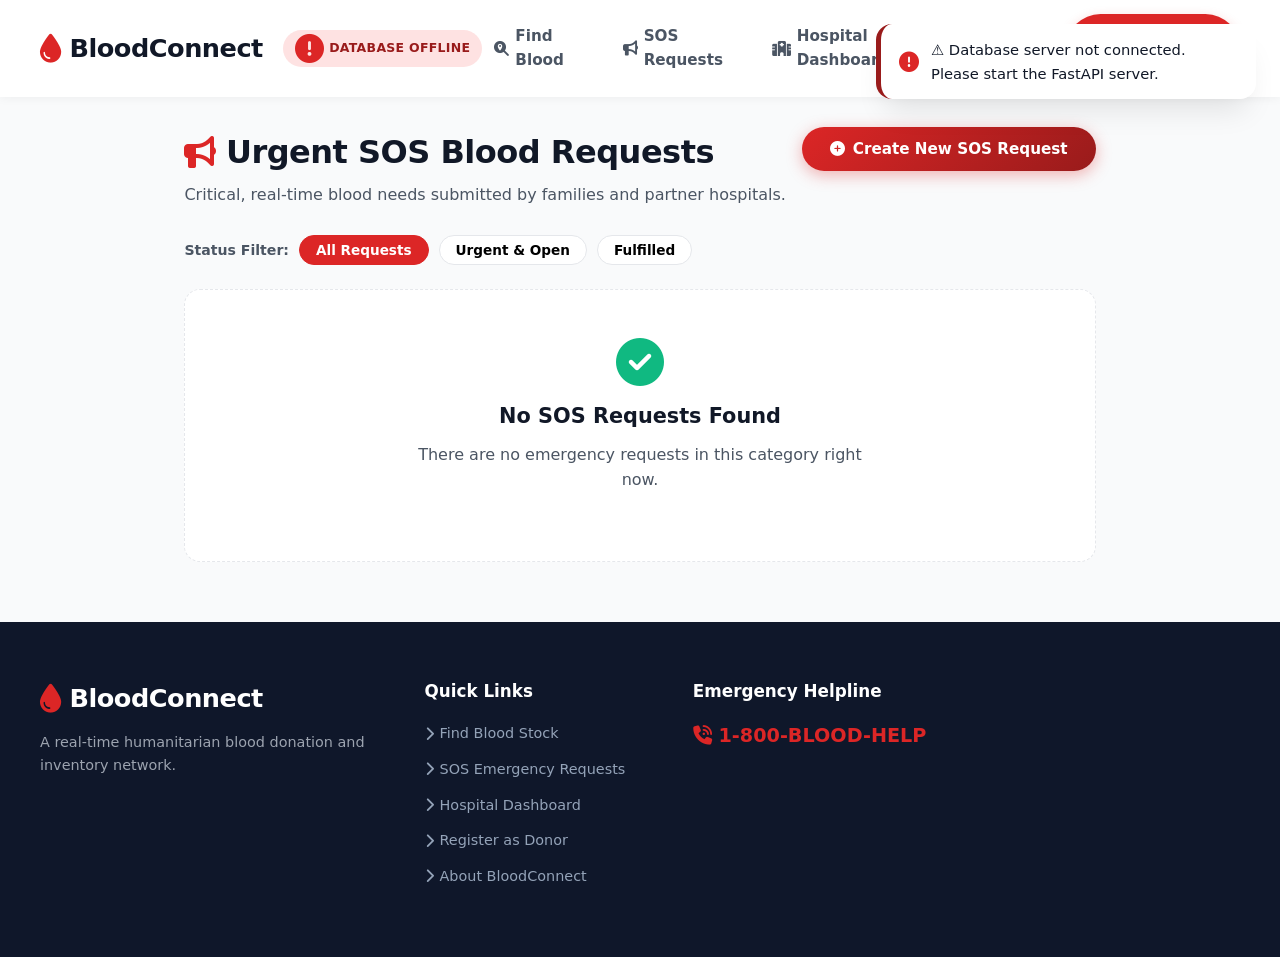
<file: FRONTEND/sos-requests.html>
<!DOCTYPE html>
<html lang="en">
<head>
  <meta charset="UTF-8" />
  <meta name="viewport" content="width=device-width, initial-scale=1.0" />
  <title>SOS Requests | BloodConnect</title>
  <link rel="stylesheet" href="https://cdnjs.cloudflare.com/ajax/libs/font-awesome/6.4.0/css/all.min.css" />
  <link rel="stylesheet" href="style.css">
</head>
<body>

<div id="toastContainer" class="toast-container"></div>

<!-- ========== NAVBAR ========== -->
<nav class="navbar">
  <div class="container">
    <div class="logo" role="button" onclick="window.location.href='index.html'" style="cursor:pointer;">
      <i class="fas fa-droplet"></i> BloodConnect
    </div>
    <div class="hamburger" id="hamburger" aria-label="Toggle Navigation"><i class="fas fa-bars"></i></div>
    <div class="nav-links" id="navLinks">
      <a href="find-blood.html" class="nav-link"><i class="fas fa-search-location"></i> Find Blood</a>
      <a href="sos-requests.html" class="nav-link active"><i class="fas fa-bullhorn"></i> SOS Requests</a>
      <a href="hospital-dashboard.html" class="nav-link"><i class="fas fa-hospital"></i> Hospital Dashboard</a>
      <a href="about.html" class="nav-link"><i class="fas fa-circle-info"></i> About</a>
      <a href="donor-registration.html" class="donate-btn"><i class="fas fa-heart"></i> Register as Donor</a>
    </div>
  </div>
</nav>

<!-- ========== MAIN CONTENT ========== -->
<main class="container main-content">

  <section id="page-emergency" class="page">
    <div class="page-header">
      <div>
        <h2 class="section-title"><i class="fas fa-bullhorn" style="color:var(--primary-red);"></i> Urgent SOS Blood Requests</h2>
        <p class="section-desc">Critical, real-time blood needs submitted by families and partner hospitals.</p>
      </div>
      <button class="btn-emergency" id="pageSosBtn"><i class="fas fa-plus-circle"></i> Create New SOS Request</button>
    </div>

    <!-- Emergency Filter Bar -->
    <div class="emergency-filter-bar">
      <div class="filter-group">
        <label>Status Filter:</label>
        <button class="filter-chip active" data-status="all">All Requests</button>
        <button class="filter-chip" data-status="open">Urgent & Open</button>
        <button class="filter-chip" data-status="fulfilled">Fulfilled</button>
      </div>
    </div>

    <!-- Emergency Cards Grid -->
    <div id="emergencyFeedContainer" class="emergency-feed-grid">
      <!-- dynamically populated -->
    </div>
  </section>

</main>

<!-- ========== MODALS ========== -->

<!-- Emergency SOS Modal -->
<div id="emergencyModal" class="modal-backdrop hidden">
  <div class="modal-card">
    <div class="modal-header">
      <h3><i class="fas fa-triangle-exclamation" style="color:var(--primary-red);"></i> Post Emergency Blood Request (SOS)</h3>
      <button class="modal-close-btn" id="closeEmergencyModalBtn">&times;</button>
    </div>
    <div class="modal-body">
      <form id="emergencyRequestForm">
        <div class="form-row">
          <div>
            <label for="sosPatientName">Patient Full Name *</label>
            <input type="text" id="sosPatientName" placeholder="e.g. Michael Smith" required>
          </div>
          <div>
            <label for="sosBloodGroup">Blood Group Required *</label>
            <select id="sosBloodGroup" required>
              <option value="A+">A+</option>
              <option value="A-">A-</option>
              <option value="B+">B+</option>
              <option value="B-">B-</option>
              <option value="AB+">AB+</option>
              <option value="AB-">AB-</option>
              <option value="O+">O+</option>
              <option value="O-">O-</option>
            </select>
          </div>
        </div>
        <div class="form-row">
          <div>
            <label for="sosUnits">Units Needed *</label>
            <input type="number" id="sosUnits" value="2" min="1" max="10" required>
          </div>
          <div>
            <label for="sosUrgency">Urgency Level *</label>
            <select id="sosUrgency" required>
              <option value="Critical (Immediate)">🚨 Critical (Immediate - next 2 hours)</option>
              <option value="Urgent (Today)">⚡ Urgent (Within 6-12 hours)</option>
              <option value="Standard (Within 24h)">⏳ Needed within 24 hours</option>
            </select>
          </div>
        </div>
        <div class="form-row">
          <div>
            <label for="sosHospital">Hospital / Facility Name *</label>
            <input type="text" id="sosHospital" placeholder="e.g. AKOLA General Hospital" required>
          </div>
          <div>
            <label for="sosCity">City / Location *</label>
            <input type="text" id="sosCity" placeholder="e.g. AKOLA" required>
          </div>
        </div>
        <div class="form-row">
          <div>
            <label for="sosContactName">Contact Person Name *</label>
            <input type="text" id="sosContactName" placeholder="e.g. Dr. Adams / Family Member" required>
          </div>
          <div>
            <label for="sosContactPhone">Contact Mobile / Phone *</label>
            <input type="tel" id="sosContactPhone" placeholder="e.g. +1 555 987 6543" required>
          </div>
        </div>
        <div>
          <label for="sosNotes">Reason / Medical Notes (Optional)</label>
          <textarea id="sosNotes" rows="2" placeholder="e.g. Emergency surgery, trauma ward, room 402"></textarea>
        </div>
        <div class="modal-footer">
          <button type="button" class="btn-outline" id="cancelSosBtn">Cancel</button>
          <button type="submit" class="btn-emergency"><i class="fas fa-bullhorn"></i> Broadcast SOS Alert</button>
        </div>
      </form>
    </div>
  </div>
</div>

<footer class="footer">
  <div class="container footer-grid">
    <div>
      <div class="logo" style="color:white; margin-bottom:12px;">
        <i class="fas fa-droplet" style="color:var(--primary-red);"></i> BloodConnect
      </div>
      <p style="font-size:0.9rem; line-height:1.6; color:#9CA3AF;">
        A real-time humanitarian blood donation and inventory network.
      </p>
    </div>
    <div>
      <h5>Quick Links</h5>
      <ul class="footer-links">
        <li><a href="find-blood.html"><i class="fas fa-chevron-right"></i> Find Blood Stock</a></li>
        <li><a href="sos-requests.html"><i class="fas fa-chevron-right"></i> SOS Emergency Requests</a></li>
        <li><a href="hospital-dashboard.html"><i class="fas fa-chevron-right"></i> Hospital Dashboard</a></li>
        <li><a href="donor-registration.html"><i class="fas fa-chevron-right"></i> Register as Donor</a></li>
        <li><a href="about.html"><i class="fas fa-chevron-right"></i> About BloodConnect</a></li>
      </ul>
    </div>
    <div>
      <h5>Emergency Helpline</h5>
      <div style="font-size:1.2rem; font-weight:700; color:var(--primary-red);">
        <i class="fas fa-phone-volume"></i> 1-800-BLOOD-HELP
      </div>
    </div>
  </div>
</footer>

<script src="script.js"></script>
</body>
</html>
</file>
<file: FRONTEND/style.css>
/* =========================================================
   BLOODCONNECT - MODERN RESPONSIVE STYLESHEET
   ========================================================= */

* {
  margin: 0;
  padding: 0;
  box-sizing: border-box;
  font-family: system-ui, -apple-system, 'Segoe UI', Roboto, 'Helvetica Neue', Arial, sans-serif;
}

:root {
  --primary-red: #DC2626;
  --dark-red: #991B1B;
  --deep-red: #7F1D1D;
  --light-red: #FEE2E2;
  --extra-light-red: #FEF2F2;
  --accent-pink: #FFF1F2;
  --white: #FFFFFF;
  --dark-text: #111827;
  --muted-text: #4B5563;
  --light-muted: #9CA3AF;
  --light-bg: #F9FAFB;
  --border-color: #E5E7EB;
  --success-green: #10B981;
  --success-bg: #DCFCE7;
  --success-text: #166534;
  --warning-amber: #F59E0B;
  --warning-bg: #FEF3C7;
  --warning-text: #92400E;
  --shadow-sm: 0 2px 4px rgba(0, 0, 0, 0.04);
  --shadow: 0 10px 25px -5px rgba(0, 0, 0, 0.06), 0 8px 10px -6px rgba(0, 0, 0, 0.04);
  --shadow-lg: 0 20px 30px -10px rgba(0, 0, 0, 0.1);
  --radius-sm: 8px;
  --radius: 16px;
  --radius-lg: 24px;
  --radius-pill: 9999px;
  --transition: all 0.25s cubic-bezier(0.4, 0, 0.2, 1);
}

body {
  background-color: var(--light-bg);
  color: var(--dark-text);
  line-height: 1.6;
  min-height: 100vh;
  display: flex;
  flex-direction: column;
}

a {
  text-decoration: none;
  color: inherit;
}

button, input, select, textarea {
  font-family: inherit;
}

.container {
  max-width: 1240px;
  margin: 0 auto;
  padding: 0 20px;
}

.main-content {
  flex: 1;
  padding-top: 30px;
  padding-bottom: 60px;
}

/* ===== TOAST NOTIFICATIONS ===== */
.toast-container {
  position: fixed;
  top: 24px;
  right: 24px;
  z-index: 9999;
  display: flex;
  flex-direction: column;
  gap: 12px;
  max-width: 380px;
  pointer-events: none;
}

.toast {
  pointer-events: auto;
  display: flex;
  align-items: center;
  gap: 12px;
  padding: 14px 18px;
  background: var(--white);
  border-radius: var(--radius);
  box-shadow: var(--shadow-lg);
  border-left: 5px solid var(--primary-red);
  font-size: 0.92rem;
  font-weight: 500;
  animation: slideInRight 0.3s cubic-bezier(0.16, 1, 0.3, 1) forwards;
  transition: opacity 0.3s, transform 0.3s;
}

.toast.toast-success {
  border-left-color: var(--success-green);
}

.toast.toast-warning {
  border-left-color: var(--warning-amber);
}

.toast.toast-error {
  border-left-color: var(--dark-red);
}

.toast i {
  font-size: 1.25rem;
}

.toast.toast-success i { color: var(--success-green); }
.toast.toast-error i { color: var(--primary-red); }
.toast.toast-warning i { color: var(--warning-amber); }
.toast.toast-info i { color: #3B82F6; }

@keyframes slideInRight {
  from {
    transform: translateX(100%);
    opacity: 0;
  }
  to {
    transform: translateX(0);
    opacity: 1;
  }
}

/* ===== NAVBAR ===== */
.navbar {
  background: rgba(255, 255, 255, 0.94);
  backdrop-filter: blur(10px);
  box-shadow: 0 1px 10px rgba(0, 0, 0, 0.05);
  padding: 14px 0;
  position: sticky;
  top: 0;
  z-index: 100;
}

.navbar .container {
  display: flex;
  align-items: center;
  justify-content: space-between;
}

.logo {
  font-weight: 800;
  font-size: 1.6rem;
  letter-spacing: -0.5px;
  display: flex;
  align-items: center;
  gap: 8px;
  color: var(--dark-text);
  user-select: none;
}

.logo i {
  color: var(--primary-red);
  font-size: 1.8rem;
  animation: pulseBeat 2s infinite ease-in-out;
}

@keyframes pulseBeat {
  0%, 100% { transform: scale(1); }
  50% { transform: scale(1.15); }
}

.nav-links {
  display: flex;
  align-items: center;
  gap: 22px;
  font-weight: 600;
  font-size: 0.95rem;
}

.nav-link {
  color: var(--muted-text);
  padding: 8px 12px;
  border-radius: var(--radius-pill);
  transition: var(--transition);
  display: flex;
  align-items: center;
  gap: 6px;
}

.nav-link:hover {
  color: var(--primary-red);
  background: var(--light-red);
}

.nav-link.tab-active {
  color: var(--primary-red);
  background: var(--light-red);
  font-weight: 700;
}

.donate-btn {
  background: var(--primary-red);
  color: var(--white) !important;
  padding: 10px 22px;
  border-radius: var(--radius-pill);
  font-weight: 600;
  display: inline-flex;
  align-items: center;
  gap: 8px;
  transition: var(--transition);
  box-shadow: 0 4px 12px rgba(220, 38, 38, 0.25);
}

.donate-btn:hover {
  background: var(--dark-red);
  transform: translateY(-2px);
  box-shadow: 0 6px 18px rgba(220, 38, 38, 0.35);
}

.hamburger {
  display: none;
  font-size: 1.6rem;
  cursor: pointer;
  color: var(--dark-text);
  padding: 6px;
}

/* ===== HERO SECTION ===== */
.hero {
  padding: 60px 0 50px;
  background: linear-gradient(135deg, #FFF5F5 0%, #FFFFFF 60%, #FEE2E2 100%);
  border-bottom: 1px solid rgba(220, 38, 38, 0.08);
  position: relative;
  overflow: hidden;
}

.hero-grid {
  display: flex;
  flex-wrap: wrap;
  align-items: center;
  gap: 40px;
}

.hero-text {
  flex: 1 1 500px;
}

.hero-badge {
  display: inline-flex;
  align-items: center;
  gap: 6px;
  background: var(--light-red);
  color: var(--dark-red);
  font-size: 0.85rem;
  font-weight: 700;
  padding: 6px 16px;
  border-radius: var(--radius-pill);
  margin-bottom: 18px;
  letter-spacing: 0.2px;
}

.hero-text h1 {
  font-size: 3.2rem;
  font-weight: 800;
  line-height: 1.15;
  color: #0F172A;
  letter-spacing: -1px;
}

.hero-text h1 span {
  color: var(--primary-red);
  background: linear-gradient(90deg, #DC2626 0%, #B91C1C 100%);
  -webkit-background-clip: text;
  -webkit-text-fill-color: transparent;
}

.hero-text p {
  font-size: 1.15rem;
  margin: 20px 0 32px;
  color: var(--muted-text);
  max-width: 540px;
}

.cta-group {
  display: flex;
  flex-wrap: wrap;
  gap: 14px;
}

.btn-primary {
  background: var(--primary-red);
  color: var(--white);
  padding: 13px 28px;
  border-radius: var(--radius-pill);
  font-weight: 600;
  font-size: 0.95rem;
  border: none;
  display: inline-flex;
  align-items: center;
  gap: 8px;
  cursor: pointer;
  transition: var(--transition);
  box-shadow: 0 4px 14px rgba(220, 38, 38, 0.25);
}

.btn-primary:hover {
  background: var(--dark-red);
  transform: translateY(-2px);
  box-shadow: 0 8px 20px rgba(220, 38, 38, 0.35);
}

.btn-outline {
  background: var(--white);
  color: var(--dark-text);
  padding: 13px 28px;
  border-radius: var(--radius-pill);
  font-weight: 600;
  font-size: 0.95rem;
  border: 1.5px solid var(--border-color);
  display: inline-flex;
  align-items: center;
  gap: 8px;
  cursor: pointer;
  transition: var(--transition);
}

.btn-outline:hover {
  border-color: var(--primary-red);
  color: var(--primary-red);
  transform: translateY(-2px);
  background: var(--accent-pink);
}

.btn-emergency {
  background: linear-gradient(135deg, #DC2626 0%, #991B1B 100%);
  color: var(--white);
  padding: 13px 28px;
  border-radius: var(--radius-pill);
  font-weight: 700;
  font-size: 0.95rem;
  border: none;
  display: inline-flex;
  align-items: center;
  gap: 8px;
  cursor: pointer;
  transition: var(--transition);
  box-shadow: 0 4px 16px rgba(220, 38, 38, 0.35);
  animation: pulseEmergency 3s infinite;
}

@keyframes pulseEmergency {
  0%, 100% { box-shadow: 0 4px 16px rgba(220, 38, 38, 0.35); }
  50% { box-shadow: 0 4px 24px rgba(220, 38, 38, 0.6); }
}

.btn-emergency:hover {
  background: linear-gradient(135deg, #B91C1C 0%, #7F1D1D 100%);
  transform: translateY(-2px) scale(1.02);
}

.hero-stats {
  display: flex;
  flex-wrap: wrap;
  gap: 36px;
  margin-top: 42px;
  padding-top: 24px;
  border-top: 1px solid rgba(0, 0, 0, 0.06);
}

.stat-item h3 {
  font-size: 1.9rem;
  font-weight: 800;
  color: var(--primary-red);
  line-height: 1.1;
}

.stat-item p {
  color: var(--muted-text);
  font-size: 0.88rem;
  font-weight: 600;
  margin: 4px 0 0;
}

.hero-visual {
  flex: 1 1 300px;
  display: flex;
  justify-content: center;
  align-items: center;
  position: relative;
  min-height: 280px;
}

.pulse-circle {
  width: 180px;
  height: 180px;
  border-radius: 50%;
  background: radial-gradient(circle, #FEE2E2 0%, #FECACA 100%);
  display: flex;
  align-items: center;
  justify-content: center;
  font-size: 5rem;
  color: var(--primary-red);
  box-shadow: 0 0 50px rgba(220, 38, 38, 0.2);
  animation: visualBeat 3s ease-in-out infinite;
}

@keyframes visualBeat {
  0%, 100% { transform: scale(1); }
  25% { transform: scale(1.06); }
  40% { transform: scale(0.98); }
  60% { transform: scale(1.04); }
}

.floating-badge {
  position: absolute;
  background: var(--white);
  padding: 10px 18px;
  border-radius: var(--radius-pill);
  box-shadow: var(--shadow);
  font-size: 0.88rem;
  font-weight: 700;
  display: flex;
  align-items: center;
  gap: 8px;
  border: 1px solid var(--border-color);
}

.floating-badge.badge-top {
  top: 20px;
  right: 20px;
  animation: floatSlow 4s ease-in-out infinite alternate;
}

.floating-badge.badge-bottom {
  bottom: 20px;
  left: 20px;
  animation: floatSlow 4s ease-in-out infinite alternate-reverse;
}

@keyframes floatSlow {
  from { transform: translateY(0); }
  to { transform: translateY(-8px); }
}

/* ===== GENERAL PAGE STYLING ===== */
.page {
  display: block;
  animation: fadeIn 0.3s ease-in-out;
}

.page.hidden {
  display: none !important;
}

@keyframes fadeIn {
  from { opacity: 0; transform: translateY(8px); }
  to { opacity: 1; transform: translateY(0); }
}

.page-header {
  display: flex;
  flex-wrap: wrap;
  justify-content: space-between;
  align-items: flex-start;
  gap: 16px;
  margin-bottom: 28px;
}

.section-title {
  font-size: 2rem;
  font-weight: 800;
  color: var(--dark-text);
  letter-spacing: -0.5px;
  display: flex;
  align-items: center;
  gap: 10px;
}

.section-desc {
  color: var(--muted-text);
  font-size: 1rem;
  margin-top: 4px;
}

.emergency-btn {
  background: linear-gradient(135deg, #DC2626 0%, #991B1B 100%);
  color: var(--white);
  padding: 12px 24px;
  border-radius: var(--radius-pill);
  font-weight: 700;
  font-size: 0.95rem;
  border: none;
  cursor: pointer;
  display: inline-flex;
  align-items: center;
  gap: 8px;
  transition: var(--transition);
  box-shadow: 0 4px 14px rgba(220, 38, 38, 0.3);
}

.emergency-btn:hover {
  background: var(--dark-red);
  transform: translateY(-2px);
}

/* ===== SEARCH BOX (FIND BLOOD) ===== */
.search-box {
  background: var(--white);
  padding: 24px 28px;
  border-radius: var(--radius-lg);
  box-shadow: var(--shadow);
  display: grid;
  grid-template-columns: 1.2fr 1.2fr auto auto;
  align-items: flex-end;
  gap: 18px;
  margin-bottom: 24px;
  border: 1px solid var(--border-color);
}

.search-box .field label {
  font-weight: 600;
  font-size: 0.85rem;
  display: block;
  margin-bottom: 6px;
  color: var(--muted-text);
}

.search-box select, 
.search-box input {
  width: 100%;
  padding: 12px 16px;
  border-radius: var(--radius-pill);
  border: 1.5px solid var(--border-color);
  background: var(--white);
  font-size: 0.95rem;
  color: var(--dark-text);
  transition: var(--transition);
}

.search-box select:focus, 
.search-box input:focus {
  outline: none;
  border-color: var(--primary-red);
  box-shadow: 0 0 0 3px rgba(220, 38, 38, 0.12);
}

.compatibility-checkbox {
  display: flex;
  align-items: center;
  height: 48px;
}

.checkbox-label {
  display: inline-flex;
  align-items: center;
  gap: 8px;
  font-size: 0.88rem;
  font-weight: 600;
  color: var(--dark-text);
  cursor: pointer;
  user-select: none;
}

.checkbox-label input[type="checkbox"] {
  width: 18px;
  height: 18px;
  accent-color: var(--primary-red);
  cursor: pointer;
}

.search-btn-wrapper {
  display: flex;
  gap: 8px;
}

.btn-search {
  background: var(--primary-red);
  color: var(--white);
  border: none;
  padding: 12px 28px;
  border-radius: var(--radius-pill);
  font-weight: 700;
  font-size: 0.95rem;
  cursor: pointer;
  transition: var(--transition);
  display: inline-flex;
  align-items: center;
  gap: 8px;
  white-space: nowrap;
}

.btn-search:hover {
  background: var(--dark-red);
  transform: translateY(-2px);
}

.btn-reset-filter {
  background: var(--light-bg);
  color: var(--muted-text);
  border: 1.5px solid var(--border-color);
  width: 46px;
  height: 46px;
  border-radius: 50%;
  display: inline-flex;
  align-items: center;
  justify-content: center;
  cursor: pointer;
  transition: var(--transition);
}

.btn-reset-filter:hover {
  background: var(--light-red);
  color: var(--primary-red);
  border-color: var(--primary-red);
}

/* ===== TAB CONTROL BAR & ACTIVE FILTERS ===== */
.tab-control-bar {
  display: flex;
  flex-wrap: wrap;
  justify-content: space-between;
  align-items: center;
  gap: 16px;
  margin-bottom: 20px;
}

.view-tabs {
  display: flex;
  gap: 10px;
  background: #E5E7EB;
  padding: 5px;
  border-radius: var(--radius-pill);
}

.tab-btn {
  background: transparent;
  border: none;
  padding: 10px 22px;
  border-radius: var(--radius-pill);
  font-weight: 700;
  font-size: 0.9rem;
  color: var(--muted-text);
  cursor: pointer;
  transition: var(--transition);
  display: inline-flex;
  align-items: center;
  gap: 8px;
}

.tab-btn.active {
  background: var(--white);
  color: var(--primary-red);
  box-shadow: var(--shadow-sm);
}

.tab-btn span {
  background: var(--light-red);
  color: var(--dark-red);
  padding: 2px 8px;
  border-radius: var(--radius-pill);
  font-size: 0.8rem;
}

.tab-btn.active span {
  background: var(--primary-red);
  color: var(--white);
}

.sort-wrapper {
  display: flex;
  align-items: center;
  gap: 8px;
  font-size: 0.9rem;
  font-weight: 600;
  color: var(--muted-text);
}

.sort-wrapper select {
  padding: 8px 14px;
  border-radius: var(--radius-pill);
  border: 1.5px solid var(--border-color);
  background: var(--white);
  font-size: 0.88rem;
  color: var(--dark-text);
  font-weight: 500;
  outline: none;
}

.active-filters {
  display: flex;
  flex-wrap: wrap;
  gap: 8px;
  margin-bottom: 20px;
  font-size: 0.85rem;
}

.filter-badge {
  display: inline-flex;
  align-items: center;
  gap: 6px;
  padding: 4px 12px;
  border-radius: var(--radius-pill);
  background: var(--accent-pink);
  color: var(--dark-red);
  font-weight: 600;
  border: 1px solid #FECDD3;
}

/* ===== RESULTS GRID & CARDS ===== */
.results-grid {
  display: grid;
  grid-template-columns: repeat(auto-fill, minmax(360px, 1fr));
  gap: 22px;
  margin-bottom: 40px;
}

.result-card {
  background: var(--white);
  border-radius: var(--radius);
  padding: 24px;
  box-shadow: var(--shadow);
  border: 1px solid var(--border-color);
  transition: var(--transition);
  display: flex;
  flex-direction: column;
  justify-content: space-between;
  position: relative;
  overflow: hidden;
}

.result-card:hover {
  transform: translateY(-3px);
  box-shadow: var(--shadow-lg);
  border-color: #FCA5A5;
}

.result-card-top {
  display: flex;
  justify-content: space-between;
  align-items: flex-start;
  gap: 12px;
  margin-bottom: 14px;
}

.result-title-group h4 {
  font-size: 1.2rem;
  font-weight: 700;
  color: var(--dark-text);
}

.result-location {
  font-size: 0.88rem;
  color: var(--muted-text);
  display: flex;
  align-items: center;
  gap: 6px;
  margin-top: 4px;
}

/* Badges */
.badge {
  display: inline-flex;
  align-items: center;
  gap: 5px;
  padding: 4px 12px;
  border-radius: var(--radius-pill);
  font-size: 0.76rem;
  font-weight: 700;
  text-transform: uppercase;
  letter-spacing: 0.3px;
  white-space: nowrap;
}

.badge-green { background: var(--success-bg); color: var(--success-text); }
.badge-yellow { background: var(--warning-bg); color: var(--warning-text); }
.badge-red { background: var(--light-red); color: var(--dark-red); }
.badge-gray { background: #F3F4F6; color: var(--muted-text); }
.badge-blue { background: #DBEAFE; color: #1E40AF; }

.stock-box {
  background: #F9FAFB;
  border-radius: var(--radius-sm);
  padding: 12px 16px;
  display: flex;
  justify-content: space-between;
  align-items: center;
  margin: 14px 0;
  border: 1px dashed var(--border-color);
}

.stock-blood-group {
  display: flex;
  align-items: center;
  gap: 8px;
}

.blood-type-chip {
  font-size: 1.15rem;
  font-weight: 800;
  color: var(--primary-red);
  background: var(--light-red);
  padding: 3px 10px;
  border-radius: var(--radius-sm);
}

.stock-units-count {
  font-size: 1.3rem;
  font-weight: 800;
  color: var(--dark-text);
}

.stock-units-count small {
  font-size: 0.8rem;
  font-weight: 500;
  color: var(--muted-text);
}

.result-card-actions {
  display: flex;
  gap: 10px;
  margin-top: 14px;
  padding-top: 14px;
  border-top: 1px solid #F3F4F6;
}

.btn-card-primary {
  flex: 1;
  background: var(--primary-red);
  color: var(--white);
  padding: 10px 16px;
  border-radius: var(--radius-pill);
  font-weight: 600;
  font-size: 0.88rem;
  border: none;
  cursor: pointer;
  transition: var(--transition);
  display: inline-flex;
  align-items: center;
  justify-content: center;
  gap: 6px;
}

.btn-card-primary:hover {
  background: var(--dark-red);
}

.btn-card-secondary {
  background: #F3F4F6;
  color: var(--dark-text);
  padding: 10px 16px;
  border-radius: var(--radius-pill);
  font-weight: 600;
  font-size: 0.88rem;
  border: 1px solid var(--border-color);
  cursor: pointer;
  transition: var(--transition);
  display: inline-flex;
  align-items: center;
  justify-content: center;
  gap: 6px;
}

.btn-card-secondary:hover {
  background: var(--light-red);
  color: var(--primary-red);
  border-color: var(--primary-red);
}

/* Donor result cards */
.donor-card-top {
  display: flex;
  gap: 14px;
  align-items: center;
}

.donor-avatar-circle {
  width: 50px;
  height: 50px;
  border-radius: 50%;
  background: var(--light-red);
  color: var(--primary-red);
  display: flex;
  align-items: center;
  justify-content: center;
  font-size: 1.4rem;
  font-weight: 700;
}

.donor-info-grid {
  display: grid;
  grid-template-columns: 1fr 1fr;
  gap: 8px;
  margin: 14px 0;
  font-size: 0.85rem;
}

.donor-info-item {
  color: var(--muted-text);
}

.donor-info-item strong {
  color: var(--dark-text);
  display: block;
}

/* Empty State */
.empty-state-box {
  grid-column: 1 / -1;
  background: var(--white);
  padding: 48px 24px;
  border-radius: var(--radius);
  text-align: center;
  border: 1.5px dashed var(--border-color);
}

.empty-state-box i {
  font-size: 3rem;
  color: var(--primary-red);
  margin-bottom: 14px;
}

.empty-state-box h3 {
  font-size: 1.3rem;
  font-weight: 700;
  margin-bottom: 8px;
}

.empty-state-box p {
  color: var(--muted-text);
  max-width: 480px;
  margin: 0 auto 20px;
}

/* ===== BLOOD COMPATIBILITY TOOL WIDGET ===== */
.compatibility-widget-section {
  background: var(--white);
  border-radius: var(--radius-lg);
  padding: 32px 30px;
  box-shadow: var(--shadow);
  border: 1px solid var(--border-color);
  margin-top: 40px;
}

.widget-header h3 {
  font-size: 1.4rem;
  font-weight: 800;
  display: flex;
  align-items: center;
  gap: 10px;
}

.widget-header p {
  color: var(--muted-text);
  font-size: 0.95rem;
  margin-top: 4px;
}

.compat-selector {
  display: flex;
  flex-wrap: wrap;
  gap: 10px;
  margin: 22px 0 24px;
}

.compat-pill {
  padding: 10px 22px;
  border-radius: var(--radius-pill);
  border: 2px solid var(--border-color);
  background: var(--light-bg);
  font-weight: 800;
  font-size: 1rem;
  color: var(--dark-text);
  cursor: pointer;
  transition: var(--transition);
}

.compat-pill:hover {
  border-color: var(--primary-red);
  color: var(--primary-red);
}

.compat-pill.active {
  background: var(--primary-red);
  color: var(--white);
  border-color: var(--primary-red);
  box-shadow: 0 4px 12px rgba(220, 38, 38, 0.3);
}

.compat-details-card {
  background: var(--extra-light-red);
  border-radius: var(--radius);
  padding: 24px;
  border: 1px solid #FECACA;
  display: grid;
  grid-template-columns: 1fr 1fr;
  gap: 24px;
}

.compat-box h4 {
  font-size: 1rem;
  font-weight: 700;
  margin-bottom: 12px;
  display: flex;
  align-items: center;
  gap: 8px;
}

.compat-badge-group {
  display: flex;
  flex-wrap: wrap;
  gap: 8px;
}

.compat-type-badge {
  background: var(--white);
  border: 1.5px solid var(--primary-red);
  color: var(--primary-red);
  font-weight: 800;
  font-size: 0.92rem;
  padding: 6px 14px;
  border-radius: var(--radius-pill);
  box-shadow: var(--shadow-sm);
}

/* ===== EMERGENCY SOS FEED (PAGE 2) ===== */
.emergency-filter-bar {
  display: flex;
  justify-content: space-between;
  align-items: center;
  margin-bottom: 24px;
}

.filter-group {
  display: flex;
  align-items: center;
  gap: 10px;
  flex-wrap: wrap;
}

.filter-group label {
  font-weight: 700;
  font-size: 0.88rem;
  color: var(--muted-text);
}

.filter-chip {
  background: var(--white);
  border: 1.5px solid var(--border-color);
  padding: 6px 16px;
  border-radius: var(--radius-pill);
  font-weight: 600;
  font-size: 0.85rem;
  cursor: pointer;
  transition: var(--transition);
}

.filter-chip.active {
  background: var(--primary-red);
  color: var(--white);
  border-color: var(--primary-red);
}

.emergency-feed-grid {
  display: grid;
  grid-template-columns: repeat(auto-fill, minmax(350px, 1fr));
  gap: 22px;
}

.sos-card {
  background: var(--white);
  border-radius: var(--radius);
  padding: 24px;
  box-shadow: var(--shadow);
  border-left: 6px solid var(--primary-red);
  display: flex;
  flex-direction: column;
  justify-content: space-between;
  transition: var(--transition);
  position: relative;
}

.sos-card.fulfilled {
  border-left-color: var(--success-green);
  opacity: 0.85;
}

.sos-card-header {
  display: flex;
  justify-content: space-between;
  align-items: flex-start;
  gap: 10px;
  margin-bottom: 12px;
}

.sos-blood-needed {
  font-size: 1.6rem;
  font-weight: 800;
  color: var(--primary-red);
}

.sos-card h4 {
  font-size: 1.25rem;
  font-weight: 800;
  margin-bottom: 4px;
}

.sos-details-list {
  list-style: none;
  margin: 14px 0;
  font-size: 0.9rem;
  display: flex;
  flex-direction: column;
  gap: 6px;
  color: var(--muted-text);
}

.sos-details-list li i {
  width: 20px;
  color: var(--primary-red);
}

.sos-details-list strong {
  color: var(--dark-text);
}

.sos-actions {
  display: flex;
  gap: 10px;
  margin-top: 16px;
  padding-top: 14px;
  border-top: 1px solid #F3F4F6;
}

/* ===== HOSPITAL DASHBOARD (PAGE 3) ===== */
.dashboard-header {
  display: flex;
  flex-wrap: wrap;
  justify-content: space-between;
  align-items: center;
  gap: 16px;
  margin-bottom: 24px;
}

.dashboard-actions {
  display: flex;
  gap: 10px;
  flex-wrap: wrap;
}

.hospital-selector-bar {
  background: var(--white);
  padding: 20px 24px;
  border-radius: var(--radius);
  box-shadow: var(--shadow);
  border: 1px solid var(--border-color);
  display: flex;
  flex-wrap: wrap;
  justify-content: space-between;
  align-items: flex-end;
  gap: 16px;
  margin-bottom: 28px;
}

.hospital-selector-bar label {
  font-weight: 700;
  font-size: 0.88rem;
  color: var(--dark-text);
  display: block;
  margin-bottom: 6px;
}

.hospital-selector-bar select {
  width: 100%;
  padding: 10px 16px;
  border-radius: var(--radius-pill);
  border: 1.5px solid var(--border-color);
  font-size: 0.95rem;
  font-weight: 600;
  color: var(--dark-text);
}

.quick-stock-actions {
  display: flex;
  gap: 10px;
  flex-wrap: wrap;
}

.btn-sm-action {
  background: var(--light-bg);
  border: 1.5px solid var(--border-color);
  padding: 8px 16px;
  border-radius: var(--radius-pill);
  font-weight: 600;
  font-size: 0.85rem;
  cursor: pointer;
  transition: var(--transition);
  display: inline-flex;
  align-items: center;
  gap: 6px;
}

.btn-sm-action:hover {
  background: var(--light-red);
  color: var(--primary-red);
  border-color: var(--primary-red);
}

.card-grid {
  display: grid;
  grid-template-columns: repeat(auto-fill, minmax(220px, 1fr));
  gap: 20px;
  margin-bottom: 36px;
}

.inventory-card {
  background: var(--white);
  border-radius: var(--radius);
  padding: 22px 18px;
  box-shadow: var(--shadow);
  border: 1px solid var(--border-color);
  text-align: center;
  transition: var(--transition);
}

.inventory-card:hover {
  transform: translateY(-3px);
  box-shadow: var(--shadow-lg);
}

.inventory-card h3 {
  font-size: 1.8rem;
  font-weight: 800;
  color: var(--primary-red);
}

.inv-units-display {
  font-size: 2.2rem;
  font-weight: 800;
  color: var(--dark-text);
  margin: 6px 0;
  line-height: 1;
}

.inv-units-display span {
  font-size: 0.9rem;
  font-weight: 500;
  color: var(--muted-text);
}

.inv-actions {
  display: flex;
  justify-content: center;
  gap: 8px;
  margin-top: 14px;
}

.inv-actions button {
  width: 38px;
  height: 38px;
  border-radius: 50%;
  border: 1.5px solid var(--border-color);
  background: var(--light-bg);
  font-weight: 700;
  font-size: 1.1rem;
  cursor: pointer;
  transition: var(--transition);
  display: inline-flex;
  align-items: center;
  justify-content: center;
}

.inv-actions button:hover {
  background: var(--primary-red);
  color: var(--white);
  border-color: var(--primary-red);
}

.dashboard-sub-section {
  background: var(--white);
  padding: 30px;
  border-radius: var(--radius-lg);
  box-shadow: var(--shadow);
  border: 1px solid var(--border-color);
  margin-top: 30px;
}

.dashboard-sub-section h3 {
  font-size: 1.3rem;
  font-weight: 800;
  margin-bottom: 20px;
  display: flex;
  align-items: center;
  gap: 10px;
  color: var(--dark-text);
}

.hospital-info-form .form-row {
  display: grid;
  grid-template-columns: 1fr 1fr;
  gap: 20px;
  margin-bottom: 16px;
}

.hospital-info-form label {
  font-weight: 600;
  font-size: 0.88rem;
  display: block;
  margin-bottom: 6px;
  color: var(--muted-text);
}

.hospital-info-form input {
  width: 100%;
  padding: 11px 16px;
  border-radius: var(--radius-pill);
  border: 1.5px solid var(--border-color);
  font-size: 0.95rem;
}

.hospital-info-form input:focus {
  outline: none;
  border-color: var(--primary-red);
  box-shadow: 0 0 0 3px rgba(220, 38, 38, 0.12);
}

/* Requests queue inside dashboard */
.requests-queue-container {
  display: flex;
  flex-direction: column;
  gap: 14px;
}

.request-queue-item {
  background: var(--light-bg);
  border-radius: var(--radius);
  padding: 18px 20px;
  border: 1px solid var(--border-color);
  display: flex;
  flex-wrap: wrap;
  justify-content: space-between;
  align-items: center;
  gap: 16px;
}

.request-queue-item.fulfilled {
  border-left: 5px solid var(--success-green);
  background: #F0FDF4;
}

.request-queue-item.pending {
  border-left: 5px solid var(--warning-amber);
}

/* ===== DONOR REGISTRATION (PAGE 4) ===== */
.donor-hero-intro {
  text-align: center;
  max-width: 600px;
  margin: 0 auto 36px;
}

.donor-hero-intro h2 {
  font-size: 2.6rem;
  font-weight: 800;
  color: var(--dark-text);
}

.donor-hero-intro p {
  color: var(--muted-text);
  font-size: 1.15rem;
  margin-top: 8px;
}

.donor-layout {
  display: grid;
  grid-template-columns: 1.2fr 0.9fr;
  gap: 36px;
  align-items: flex-start;
}

.donor-form-wrapper {
  background: var(--white);
  padding: 36px;
  border-radius: var(--radius-lg);
  box-shadow: var(--shadow);
  border: 1px solid var(--border-color);
}

.form-section-title {
  font-size: 1.05rem;
  font-weight: 700;
  color: var(--primary-red);
  margin-bottom: 16px;
  display: flex;
  align-items: center;
  gap: 8px;
}

.donor-form .form-row {
  display: grid;
  grid-template-columns: 1fr 1fr;
  gap: 18px;
  margin-bottom: 16px;
}

.donor-form label {
  font-weight: 600;
  font-size: 0.88rem;
  display: block;
  margin-bottom: 6px;
  color: var(--muted-text);
}

.input-hint {
  font-size: 0.78rem;
  color: var(--light-muted);
  font-weight: 400;
}

.donor-form input,
.donor-form select {
  width: 100%;
  padding: 12px 16px;
  border-radius: var(--radius-pill);
  border: 1.5px solid var(--border-color);
  font-size: 0.95rem;
  transition: var(--transition);
}

.donor-form input:focus,
.donor-form select:focus {
  outline: none;
  border-color: var(--primary-red);
  box-shadow: 0 0 0 3px rgba(220, 38, 38, 0.12);
}

.checkbox-group {
  display: flex;
  align-items: flex-start;
  gap: 10px;
  margin: 20px 0;
}

.checkbox-group label {
  font-size: 0.88rem;
  color: var(--muted-text);
  line-height: 1.4;
  cursor: pointer;
}

.btn-submit-donor {
  width: 100%;
  justify-content: center;
  padding: 14px;
  font-size: 1.05rem;
}

/* Digital Donor Card Preview */
.donor-card-side {
  position: sticky;
  top: 90px;
}

.donor-card-wrapper {
  background: var(--white);
  border-radius: var(--radius-lg);
  padding: 28px;
  box-shadow: var(--shadow);
  border: 1px solid var(--border-color);
}

.card-preview-header h3 {
  font-size: 1.25rem;
  font-weight: 800;
  display: flex;
  align-items: center;
  gap: 8px;
}

.card-preview-header p {
  font-size: 0.88rem;
  color: var(--muted-text);
  margin-top: 4px;
  margin-bottom: 20px;
}

.donor-id-card {
  background: linear-gradient(135deg, #1E293B 0%, #0F172A 100%);
  color: var(--white);
  border-radius: 20px;
  padding: 24px;
  box-shadow: 0 15px 35px rgba(0, 0, 0, 0.25);
  position: relative;
  overflow: hidden;
  border: 1px solid rgba(255, 255, 255, 0.15);
}

.donor-id-card::before {
  content: '';
  position: absolute;
  top: -50px;
  right: -50px;
  width: 180px;
  height: 180px;
  background: radial-gradient(circle, rgba(220, 38, 38, 0.35) 0%, transparent 70%);
  border-radius: 50%;
  pointer-events: none;
}

.id-card-top {
  display: flex;
  justify-content: space-between;
  align-items: center;
  margin-bottom: 20px;
}

.id-brand {
  display: flex;
  align-items: center;
  gap: 8px;
}

.id-brand i {
  color: var(--primary-red);
  font-size: 1.5rem;
}

.id-brand strong {
  display: block;
  font-size: 1.1rem;
  letter-spacing: -0.5px;
}

.id-brand span {
  font-size: 0.75rem;
  color: #94A3B8;
  display: block;
}

.id-blood-badge {
  background: var(--primary-red);
  color: var(--white);
  font-size: 1.5rem;
  font-weight: 900;
  padding: 4px 16px;
  border-radius: 12px;
  box-shadow: 0 4px 12px rgba(220, 38, 38, 0.4);
}

.id-card-body {
  display: flex;
  gap: 16px;
  align-items: center;
  margin-bottom: 20px;
}

.id-avatar {
  width: 60px;
  height: 60px;
  border-radius: 50%;
  background: rgba(255, 255, 255, 0.1);
  display: flex;
  align-items: center;
  justify-content: center;
  font-size: 1.8rem;
  color: #E2E8F0;
  border: 2px solid rgba(255, 255, 255, 0.2);
}

.id-details h4 {
  font-size: 1.25rem;
  font-weight: 700;
  margin-bottom: 4px;
}

.id-row {
  font-size: 0.85rem;
  color: #CBD5E1;
  display: flex;
  gap: 6px;
}

.id-row .lbl {
  color: #94A3B8;
}

.id-row .val {
  font-weight: 600;
}

.text-success {
  color: #34D399 !important;
}

.id-card-bottom {
  display: flex;
  justify-content: space-between;
  align-items: center;
  padding-top: 14px;
  border-top: 1px solid rgba(255, 255, 255, 0.1);
  font-size: 0.8rem;
  color: #94A3B8;
}

.emergency-flag {
  color: #F87171;
  font-weight: 700;
}

.card-actions {
  display: flex;
  gap: 10px;
  margin: 18px 0;
}

.btn-sm {
  padding: 10px 16px;
  font-size: 0.88rem;
  flex: 1;
  justify-content: center;
}

.donor-faq-box {
  background: #F8FAFC;
  border-radius: var(--radius);
  padding: 16px;
  border: 1px solid var(--border-color);
  font-size: 0.85rem;
}

.donor-faq-box h4 {
  font-weight: 700;
  margin-bottom: 8px;
  color: var(--dark-text);
}

.donor-faq-box ul {
  list-style: none;
  display: flex;
  flex-direction: column;
  gap: 6px;
  color: var(--muted-text);
}

.donor-faq-box ul i {
  color: var(--success-green);
  margin-right: 4px;
}

/* ===== ABOUT PAGE (PAGE 5) ===== */
.mission-text {
  background: var(--white);
  padding: 32px;
  border-radius: var(--radius-lg);
  box-shadow: var(--shadow);
  border-left: 6px solid var(--primary-red);
  margin-bottom: 28px;
}

.about-grid {
  display: grid;
  grid-template-columns: repeat(auto-fit, minmax(240px, 1fr));
  gap: 22px;
  margin-bottom: 28px;
}

.about-card {
  background: var(--white);
  padding: 30px 24px;
  border-radius: var(--radius);
  box-shadow: var(--shadow);
  border: 1px solid var(--border-color);
  text-align: center;
  transition: var(--transition);
}

.about-card:hover {
  transform: translateY(-4px);
  box-shadow: var(--shadow-lg);
}

.about-card i {
  font-size: 2.6rem;
  color: var(--primary-red);
  margin-bottom: 14px;
}

.about-card h4 {
  font-size: 1.3rem;
  font-weight: 800;
  margin-bottom: 8px;
}

.about-card p {
  color: var(--muted-text);
  font-size: 0.92rem;
}

.about-features-card {
  background: var(--white);
  padding: 32px;
  border-radius: var(--radius-lg);
  box-shadow: var(--shadow);
  border: 1px solid var(--border-color);
  margin-bottom: 28px;
}

.features-list-grid {
  display: grid;
  grid-template-columns: repeat(auto-fit, minmax(260px, 1fr));
  gap: 16px;
}

.feature-item {
  display: flex;
  align-items: center;
  gap: 10px;
  font-size: 1rem;
  font-weight: 600;
  color: var(--dark-text);
}

.feature-item i {
  color: var(--success-green);
  font-size: 1.2rem;
}

.quote-card {
  background: var(--light-red);
  padding: 24px 30px;
  border-radius: var(--radius);
  color: var(--dark-red);
  font-size: 1.05rem;
  font-weight: 600;
}

/* ===== MODAL DIALOGS ===== */
.modal-backdrop {
  position: fixed;
  top: 0;
  left: 0;
  right: 0;
  bottom: 0;
  background: rgba(15, 23, 42, 0.65);
  backdrop-filter: blur(4px);
  display: flex;
  align-items: center;
  justify-content: center;
  padding: 20px;
  z-index: 1000;
  animation: fadeIn 0.2s ease-out;
}

.modal-backdrop.hidden {
  display: none !important;
}

.modal-card {
  background: var(--white);
  border-radius: var(--radius-lg);
  max-width: 580px;
  width: 100%;
  max-height: 90vh;
  overflow-y: auto;
  box-shadow: var(--shadow-lg);
  animation: modalPop 0.25s cubic-bezier(0.16, 1, 0.3, 1);
  display: flex;
  flex-direction: column;
}

@keyframes modalPop {
  from { transform: scale(0.95); opacity: 0; }
  to { transform: scale(1); opacity: 1; }
}

.modal-header {
  padding: 22px 28px;
  border-bottom: 1px solid var(--border-color);
  display: flex;
  justify-content: space-between;
  align-items: center;
  position: sticky;
  top: 0;
  background: var(--white);
  z-index: 2;
}

.modal-header h3 {
  font-size: 1.25rem;
  font-weight: 800;
  display: flex;
  align-items: center;
  gap: 10px;
}

.modal-close-btn {
  background: #F3F4F6;
  border: none;
  width: 36px;
  height: 36px;
  border-radius: 50%;
  font-size: 1.4rem;
  cursor: pointer;
  color: var(--muted-text);
  display: flex;
  align-items: center;
  justify-content: center;
  transition: var(--transition);
}

.modal-close-btn:hover {
  background: var(--light-red);
  color: var(--primary-red);
}

.modal-body {
  padding: 24px 28px;
}

.modal-intro-text {
  font-size: 0.92rem;
  color: var(--muted-text);
  margin-bottom: 20px;
}

.modal-body .form-row {
  display: grid;
  grid-template-columns: 1fr 1fr;
  gap: 16px;
  margin-bottom: 14px;
}

.modal-body label {
  font-weight: 600;
  font-size: 0.85rem;
  display: block;
  margin-bottom: 4px;
  color: var(--muted-text);
}

.modal-body input,
.modal-body select,
.modal-body textarea {
  width: 100%;
  padding: 10px 14px;
  border-radius: var(--radius-pill);
  border: 1.5px solid var(--border-color);
  font-size: 0.92rem;
}

.modal-body textarea {
  border-radius: var(--radius-sm);
  resize: vertical;
}

.modal-body input:focus,
.modal-body select:focus,
.modal-body textarea:focus {
  outline: none;
  border-color: var(--primary-red);
}

.modal-footer {
  display: flex;
  justify-content: flex-end;
  gap: 10px;
  margin-top: 24px;
  padding-top: 18px;
  border-top: 1px solid var(--border-color);
}

.booking-summary-box {
  background: var(--extra-light-red);
  padding: 16px;
  border-radius: var(--radius);
  border: 1px solid #FECACA;
  margin-bottom: 18px;
  font-size: 0.9rem;
}

/* ===== FOOTER ===== */
.footer {
  background: #0F172A;
  color: #94A3B8;
  padding: 56px 0 28px;
  margin-top: auto;
}

.footer-grid {
  display: grid;
  grid-template-columns: 1.5fr 1fr 1.2fr 1fr;
  gap: 36px;
  margin-bottom: 40px;
}

.footer h5 {
  color: var(--white);
  font-size: 1.05rem;
  font-weight: 700;
  margin-bottom: 16px;
}

.footer-links {
  list-style: none;
  display: flex;
  flex-direction: column;
  gap: 10px;
}

.footer-links a {
  color: #94A3B8;
  font-size: 0.9rem;
  transition: var(--transition);
  display: inline-flex;
  align-items: center;
  gap: 6px;
}

.footer-links a:hover {
  color: var(--primary-red);
  transform: translateX(4px);
}

.social-links {
  display: flex;
  gap: 10px;
}

.social-links a {
  width: 38px;
  height: 38px;
  border-radius: 50%;
  background: rgba(255, 255, 255, 0.08);
  color: var(--white);
  display: flex;
  align-items: center;
  justify-content: center;
  transition: var(--transition);
}

.social-links a:hover {
  background: var(--primary-red);
  transform: translateY(-3px);
}

.footer-bottom {
  border-top: 1px solid rgba(255, 255, 255, 0.1);
  padding-top: 24px;
  text-align: center;
  font-size: 0.88rem;
  color: #64748B;
}

/* ===== PRINT STYLES FOR DIGITAL DONOR CARD ===== */
@media print {
  body * {
    visibility: hidden;
  }
  #digitalDonorCard, #digitalDonorCard * {
    visibility: visible;
  }
  #digitalDonorCard {
    position: absolute;
    left: 50%;
    top: 50%;
    transform: translate(-50%, -50%);
    width: 400px;
  }
}

/* ===== RESPONSIVE MEDIA QUERIES ===== */
@media (max-width: 1024px) {
  .hero-text h1 { font-size: 2.6rem; }
  .donor-layout { grid-template-columns: 1fr; }
  .donor-card-side { position: static; }
  .footer-grid { grid-template-columns: 1fr 1fr; }
}

@media (max-width: 768px) {
  .hamburger { display: block; }
  .nav-links {
    display: none;
    position: absolute;
    top: 100%;
    left: 0;
    right: 0;
    background: var(--white);
    flex-direction: column;
    padding: 20px;
    box-shadow: var(--shadow-lg);
    border-top: 1px solid var(--border-color);
  }
  .nav-links.open { display: flex; }
  .hero-text h1 { font-size: 2.2rem; }
  .search-box { grid-template-columns: 1fr; }
  .donor-form .form-row,
  .hospital-info-form .form-row,
  .modal-body .form-row,
  .compat-details-card { grid-template-columns: 1fr; }
  .footer-grid { grid-template-columns: 1fr; }
}
</file>
